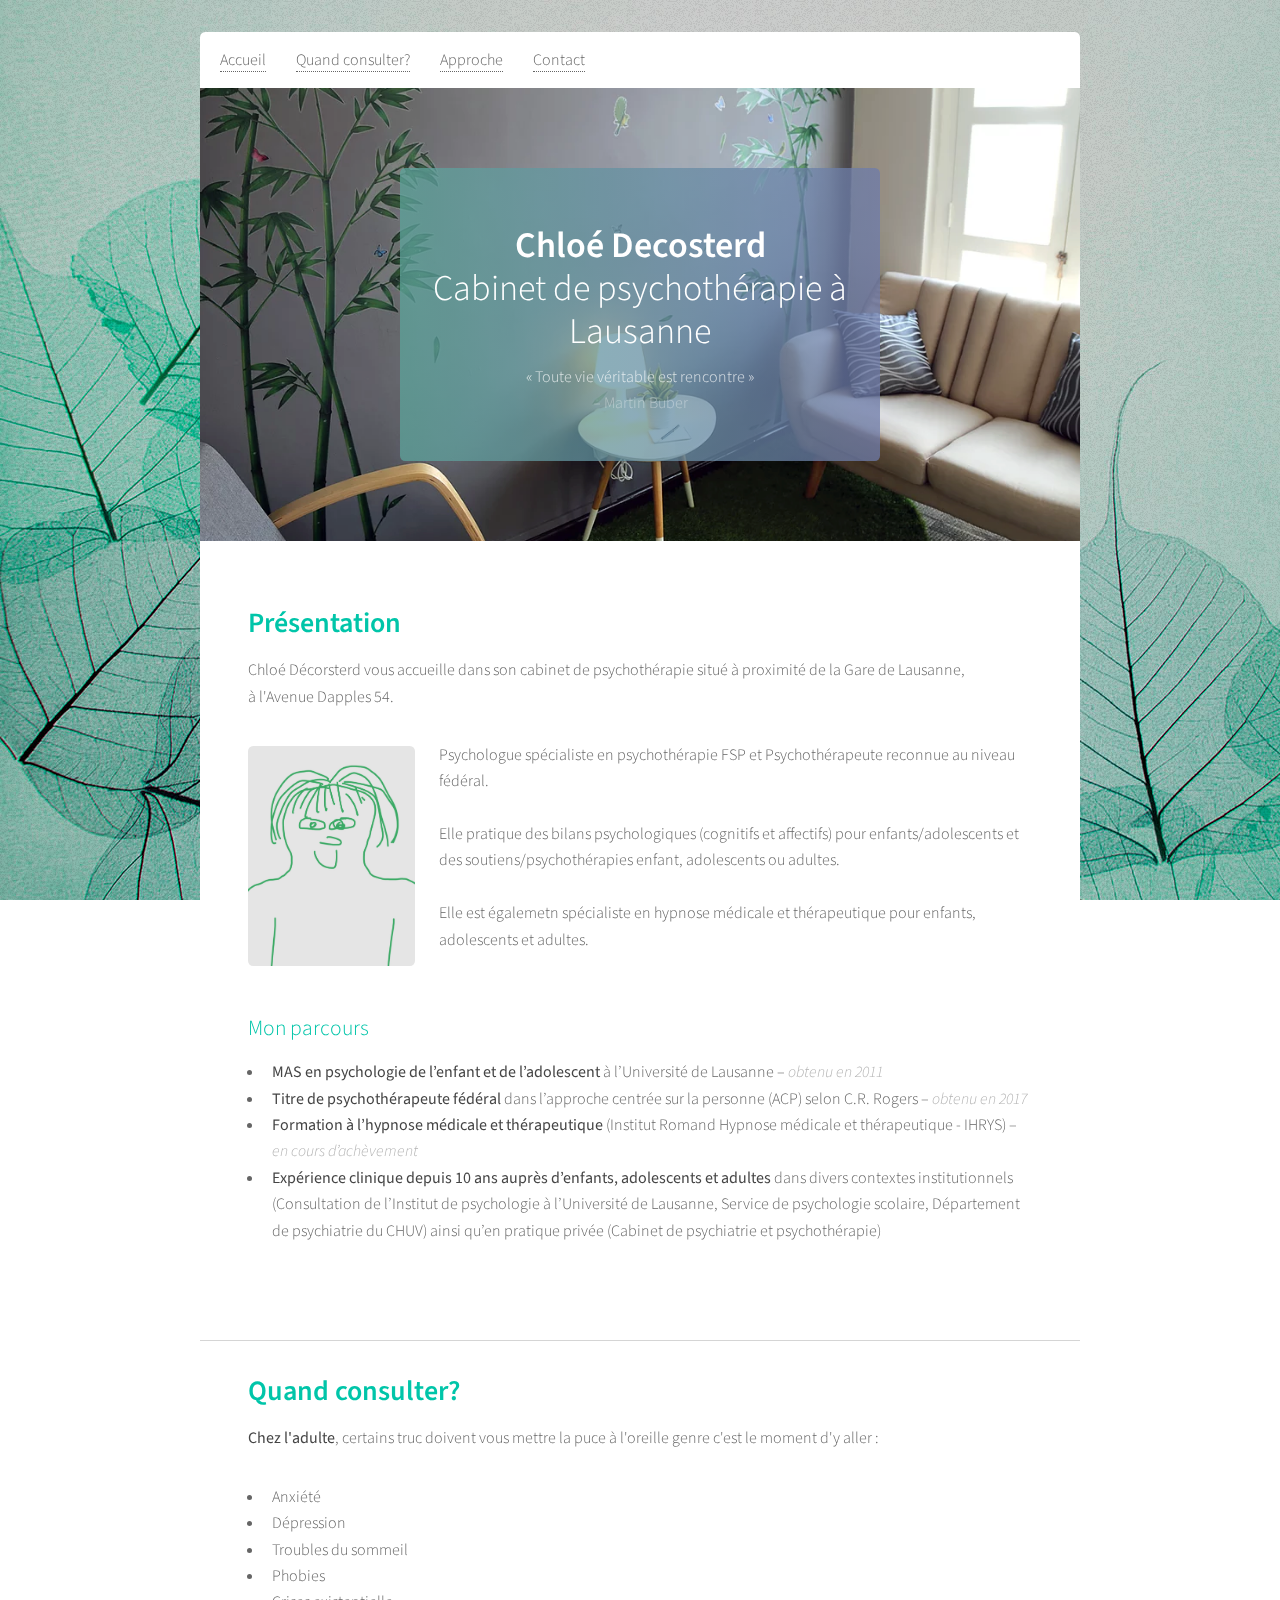
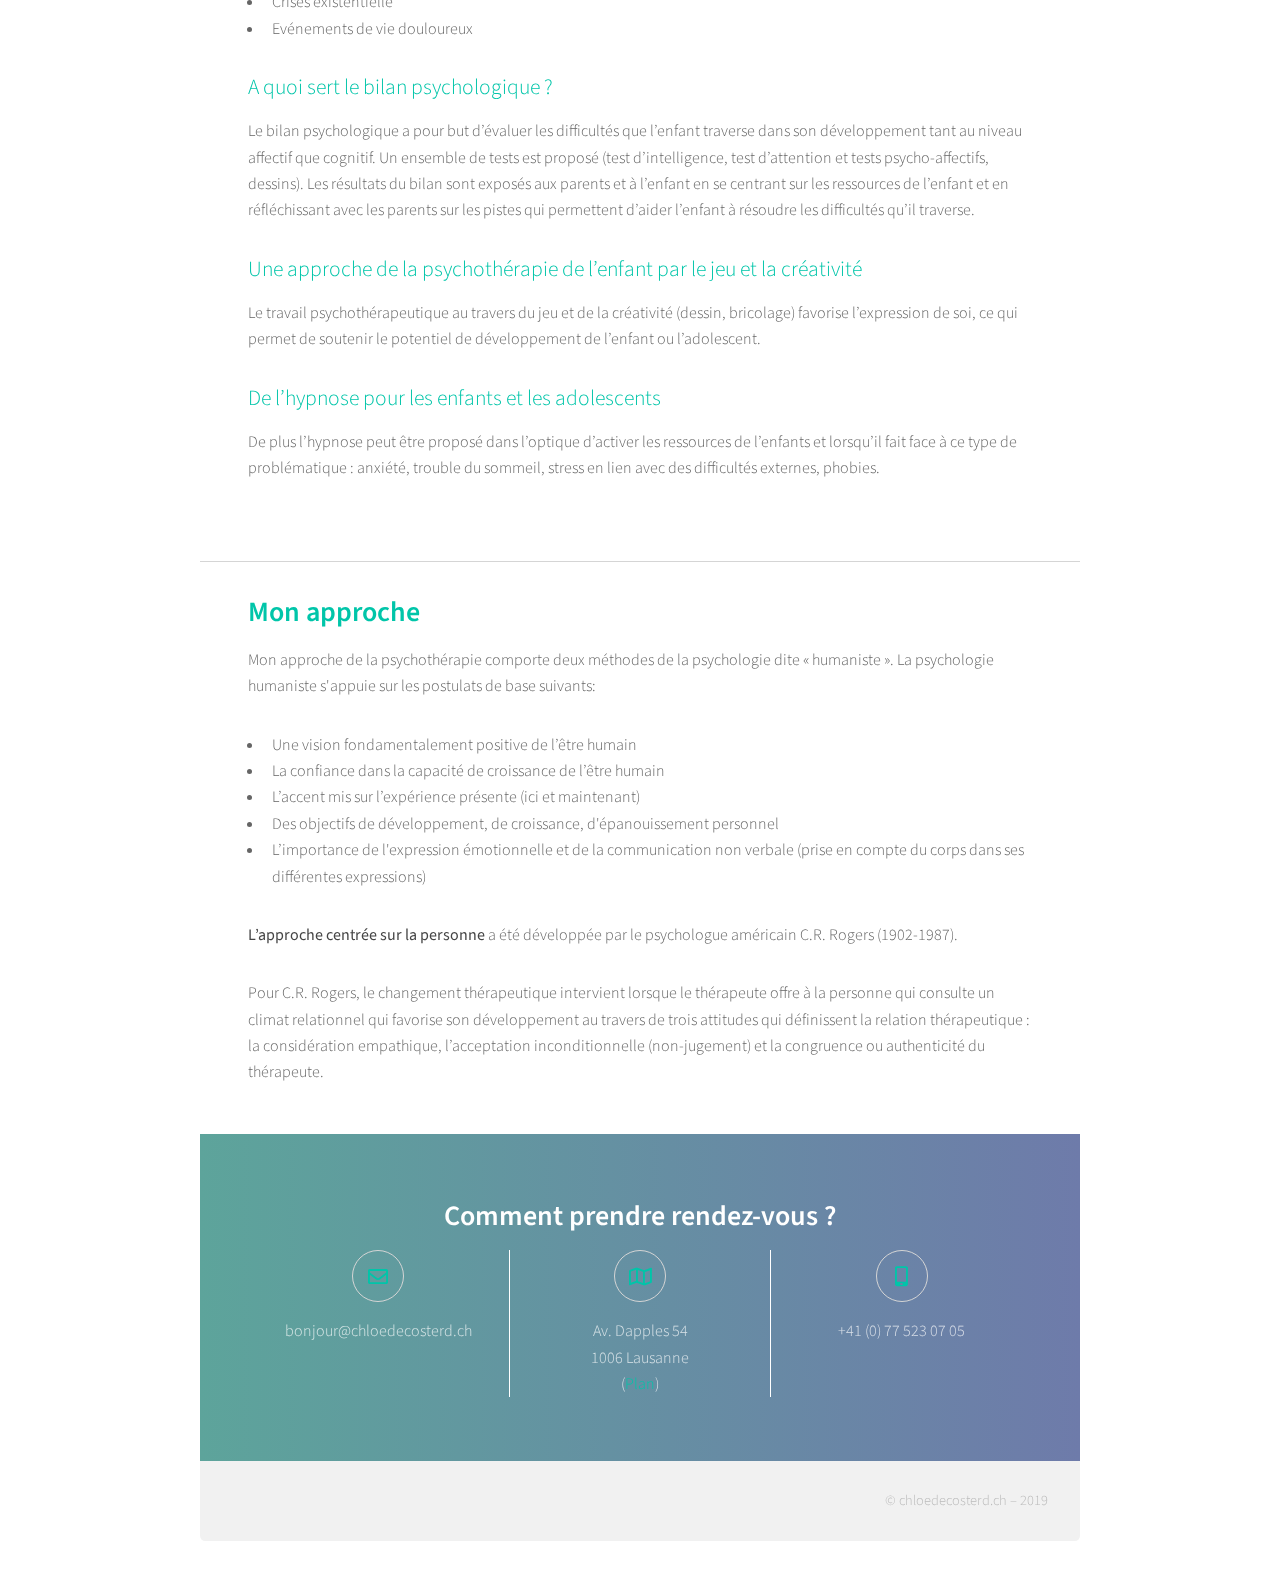
<file: index.html>
<!DOCTYPE HTML>
<!--
	Transit by Pixelarity
	pixelarity.com | hello@pixelarity.com
	License: pixelarity.com/license
-->
<html>
	<head>
		<title>Untitled</title>
		<meta charset="utf-8" />
		<meta name="viewport" content="width=device-width, initial-scale=1, user-scalable=no" />
		<link rel="stylesheet" href="assets/css/main.css" />
		<link rel="stylesheet" href="assets/css/cabinet.css" />
	</head>
	<body class="is-preload">

		<!-- Wrapper -->
			<div id="wrapper">

				<!-- Header -->
					<header id="header">
						<ul>
							<li><a href="#" class="link-accueil">Accueil</a></li>
							<li><a href="#" class="link-quand">Quand consulter?</a></li>
							<li><a href="#" class="link-approche">Approche</a></li>
							<li><a href="#" class="link-contact">Contact</a></li>
						</ul>
						<!-- <nav>
							<a href="#menu">Menu</a>
						</nav> -->
					</header>

				<!-- Nav -->
					<nav id="menu">
						<ul class="links">
							<li><a href="index.html">Home</a></li>
							<li><a href="generic.html">Generic</a></li>
							<li><a href="elements.html">Elements</a></li>
						</ul>
						<ul class="actions stacked">
							<li><a href="#" class="button primary fit">Sign Up</a></li>
							<li><a href="#" class="button fit">Log In</a></li>
						</ul>
					</nav>

				<!-- Banner -->
					<section id="banner">
						<div class="image filtered" data-position="center">
							<img src="images/pic01.jpg" alt="" />
						</div>
						<div class="content">
							<h1><span style="font-weight:600;">Chloé Decosterd</span><br>Cabinet de psychothérapie à Lausanne</h1>
							<p>« Toute vie véritable est rencontre »<br><span style="opacity: .5;">– Martin Buber</span></p>
							<!-- <ul class="actions special">
								<li><a href="#first" class="button wide scrolly">Get Started</a></li>
							</ul> -->
						</div>
					</section>

					<!-- Section -->
					<section id="first" class="main special" >
						<h2 style="text-align: left;">Présentation</h2>
						<p style="text-align: left;">Chloé Décorsterd vous accueille dans son cabinet de psychothérapie situé à proximité de la Gare de Lausanne,<br>à l'Avenue Dapples 54.</p>

						<!-- Note: If you have an odd number of icons, change the class below to "features odd" -->
						<p style="text-align: left; overflow:auto; padding-bottom: 5px;" ><span class="image left"><img src="images/portrait.jpg" alt="" class="portrait"></span>Psychologue spécialiste en psychothérapie FSP et Psychothérapeute reconnue au niveau fédéral.<br><br>Elle pratique des bilans psychologiques (cognitifs et affectifs) pour enfants/adolescents et des soutiens/psychothérapies enfant, adolescents ou adultes.
				<br><br>Elle est égalemetn spécialiste en hypnose médicale et thérapeutique pour enfants, adolescents et adultes.</p>

						<h3 style="text-align: left;">Mon parcours</h3>

						<ul style="text-align: left;">
							<li>
								<b>MAS en psychologie de l’enfant et de l’adolescent</b> à l’Université de Lausanne – <i style="opacity: .5">obtenu en 2011</i>
							</li>
							<li>
								<b>Titre de psychothérapeute fédéral</b> dans l’approche centrée sur la personne (ACP) selon C.R. Rogers – <i style="opacity: .5">obtenu en 2017</i>
							</li>
							<li>
								<b>Formation à l’hypnose médicale et thérapeutique</b> (Institut Romand Hypnose médicale et thérapeutique - IHRYS) – <i style="opacity: .5">en cours d’achèvement</i>
							</li>
							<li>
								<b>Expérience clinique depuis 10 ans auprès d’enfants, adolescents et adultes</b> dans divers contextes institutionnels (Consultation de l’Institut de psychologie à l’Université de Lausanne, Service de psychologie scolaire, Département de psychiatrie du CHUV) ainsi qu’en pratique privée (Cabinet de psychiatrie et psychothérapie)
							</li>
							
						</ul>
					</section>

					<hr>

					<section id="second" class="main special" >
						<h2 style="text-align: left;">Quand consulter?</h2>
						<p style="text-align: left;"><b>Chez l'adulte</b>, certains truc doivent vous mettre la puce à l'oreille genre c'est le moment d'y aller :</p>

						<ul style="text-align: left;">
							<li>Anxiété</li>
							<li>Dépression</li>
							<li>Troubles du sommeil</li>
							<li>Phobies</li>
							<li>Crises existentielle</li>
							<li>Evénements de vie douloureux</li>
						</ul>

						<h3 style="text-align: left">A quoi sert le bilan psychologique ?</h3>
						<p style="text-align: left">Le bilan psychologique a pour but d’évaluer les difficultés que l’enfant traverse dans son développement tant au niveau affectif que cognitif. Un ensemble de tests est proposé (test d’intelligence, test d’attention et tests psycho-affectifs, dessins). Les résultats du bilan sont exposés aux parents et à l’enfant en se centrant sur les ressources de l’enfant et en réfléchissant avec les parents sur les pistes qui permettent d’aider l’enfant à résoudre les difficultés qu’il traverse.</p>

						<h3 style="text-align: left">Une approche de la psychothérapie de l’enfant par le jeu et la créativité</h3>
						<p style="text-align: left">Le travail psychothérapeutique au travers du jeu et de la créativité (dessin, bricolage) favorise l’expression de soi, ce qui permet de soutenir le potentiel de développement de l’enfant ou l’adolescent.</p>

						<h3 style="text-align: left">De l’hypnose pour les enfants et les adolescents</h3>
						<p style="text-align: left">De plus l’hypnose peut être proposé dans l’optique d’activer les ressources de l’enfants et lorsqu’il fait face à ce type de problématique : anxiété, trouble du sommeil, stress en lien avec des difficultés externes, phobies.</p>

						
					</section>

					<hr>

					<section id="three" class="main special" >
						<h2 style="text-align: left;">Mon approche</h2>
						<p style="text-align: left;">Mon approche de la psychothérapie comporte deux méthodes de la psychologie dite « humaniste ». La psychologie humaniste s'appuie sur les postulats de base suivants:</p>

						<ul style="text-align: left;">
							<li>Une vision fondamentalement positive de l’être humain</li>
							<li>La confiance dans la capacité de croissance de l’être humain</li>
							<li>L’accent mis sur l’expérience présente (ici et maintenant)</li>
							<li>Des objectifs de développement, de croissance, d'épanouissement personnel</li>
							<li>L’importance de l'expression émotionnelle et de la communication non verbale (prise en compte du corps dans ses différentes expressions)</li>
						</ul>

						<p style="text-align: left"><b>L’approche centrée sur la personne</b> a été développée par le psychologue américain C.R. Rogers (1902-1987).</p>

						<p style="text-align: left">Pour C.R. Rogers, le changement thérapeutique intervient lorsque le thérapeute offre à la personne qui consulte un climat relationnel qui favorise son développement au travers de trois attitudes qui définissent la relation  thérapeutique : la considération empathique, l’acceptation inconditionnelle (non-jugement) et la congruence ou authenticité du thérapeute.</p>

						

						
					</section>


				<!-- Section -->
					<section id="four" class="main special invert accent3">
						<h2>Comment prendre rendez-vous ?</h2>
						<!-- <p>Lorem ipsum dolor sit amet nullam consequat, feugiat nisl tempus.</p> -->
						<ul class="contact-icons">
							<li>
								<span class="icon major alt fa-envelope"></span>
								<p><a href="bonjour@chloedecosterd.ch">bonjour@chloedecosterd.ch</a></p>
							</li>
							<li>
								<span class="icon major alt fa-map"></span>
								<p>Av. Dapples 54<br />
								1006 Lausanne <br>(<a href="https://www.google.com/maps/place/Avenue+%C3%89douard+Dapples+54,+1006+Lausanne/@46.5172306,6.6260099,17z/data=!4m5!3m4!1s0x478c2fd30c6093ff:0x5943d0bb54821c1b!8m2!3d46.5155002!4d6.6247533" target="_blank" style="color:#00c5a9">Plan</a>)</p>
							</li>
							<li>
								<span class="icon solid major alt fa-mobile-alt"></span>
								<p><a href="#">+41 (0) 77 523 07 05</a></p>
							</li>
						</ul>
					</section>

				<!-- Footer -->
					<footer id="footer">
						<p class="copyright">&copy; chloedecosterd.ch – 2019</p>
						<!-- <ul class="icons">
							<li><a href="#" class="icon brands fa-twitter"><span class="label">Twitter</span></a></li>
							<li><a href="#" class="icon brands fa-facebook"><span class="label">Facebook</span></a></li>
							<li><a href="#" class="icon brands fa-instagram"><span class="label">Instagram</span></a></li>
							<li><a href="#" class="icon brands fa-linkedin"><span class="label">LinkedIn</span></a></li>
							<li><a href="#" class="icon brands fa-github"><span class="label">GitHub</span></a></li>
						</ul> -->
					</footer>

			</div>

		<!-- Scripts -->
			<script src="assets/js/jquery.min.js"></script>
			<!-- <script src="assets/js/jquery.scrolly.min.js"></script> -->
			<script src="assets/js/browser.min.js"></script>
			<script src="assets/js/breakpoints.min.js"></script>
			<script src="assets/js/util.js"></script>
			<script src="assets/js/main.js"></script>

			

	</body>
</html>
</file>
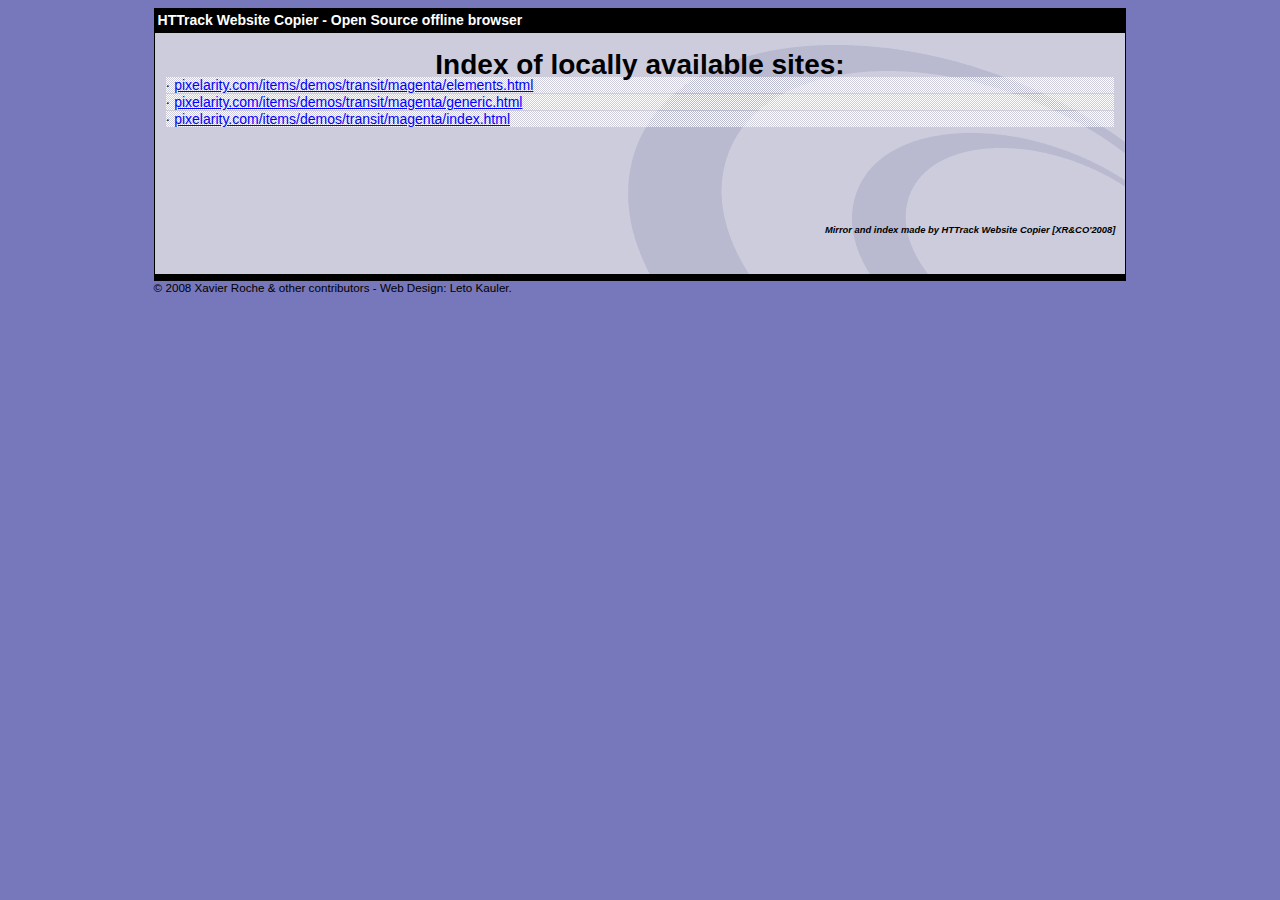
<file: elements/index.html>
<html xmlns="http://www.w3.org/1999/xhtml" lang="en">

<head>
	<meta http-equiv="Content-Type" content="text/html; charset=utf-8" />
	<meta name="description" content="HTTrack is an easy-to-use website mirror utility. It allows you to download a World Wide website from the Internet to a local directory,building recursively all structures, getting html, images, and other files from the server to your computer. Links are rebuiltrelatively so that you can freely browse to the local site (works with any browser). You can mirror several sites together so that you can jump from one toanother. You can, also, update an existing mirror site, or resume an interrupted download. The robot is fully configurable, with an integrated help" />
	<meta name="keywords" content="httrack, HTTRACK, HTTrack, winhttrack, WINHTTRACK, WinHTTrack, offline browser, web mirror utility, aspirateur web, surf offline, web capture, www mirror utility, browse offline, local  site builder, website mirroring, aspirateur www, internet grabber, capture de site web, internet tool, hors connexion, unix, dos, windows 95, windows 98, solaris, ibm580, AIX 4.0, HTS, HTGet, web aspirator, web aspirateur, libre, GPL, GNU, free software" />
	<title>Local index - HTTrack Website Copier</title>
  <!-- Mirror and index made by HTTrack Website Copier/3.49-2 [XR&CO'2014] -->
	<style type="text/css">
	<!--

body {
	margin: 0;  padding: 0;  margin-bottom: 15px;  margin-top: 8px;
	background: #77b;
}
body, td {
	font: 14px "Trebuchet MS", Verdana, Arial, Helvetica, sans-serif;
	}

#subTitle {
	background: #000;  color: #fff;  padding: 4px;  font-weight: bold; 
	}

#siteNavigation a, #siteNavigation .current {
	font-weight: bold;  color: #448;
	}
#siteNavigation a:link    { text-decoration: none; }
#siteNavigation a:visited { text-decoration: none; }

#siteNavigation .current { background-color: #ccd; }

#siteNavigation a:hover   { text-decoration: none;  background-color: #fff;  color: #000; }
#siteNavigation a:active  { text-decoration: none;  background-color: #ccc; }


a:link    { text-decoration: underline;  color: #00f; }
a:visited { text-decoration: underline;  color: #000; }
a:hover   { text-decoration: underline;  color: #c00; }
a:active  { text-decoration: underline; }

#pageContent {
	clear: both;
	border-bottom: 6px solid #000;
	padding: 10px;  padding-top: 20px;
	line-height: 1.65em;
	background-image: url(backblue.gif);
	background-repeat: no-repeat;
	background-position: top right;
	}

#pageContent, #siteNavigation {
	background-color: #ccd;
	}


.imgLeft  { float: left;   margin-right: 10px;  margin-bottom: 10px; }
.imgRight { float: right;  margin-left: 10px;   margin-bottom: 10px; }

hr { height: 1px;  color: #000;  background-color: #000;  margin-bottom: 15px; }

h1 { margin: 0;  font-weight: bold;  font-size: 2em; }
h2 { margin: 0;  font-weight: bold;  font-size: 1.6em; }
h3 { margin: 0;  font-weight: bold;  font-size: 1.3em; }
h4 { margin: 0;  font-weight: bold;  font-size: 1.18em; }

.blak { background-color: #000; }
.hide { display: none; }
.tableWidth { min-width: 400px; }

.tblRegular       { border-collapse: collapse; }
.tblRegular td    { padding: 6px;  background-image: url(fade.gif);  border: 2px solid #99c; }
.tblHeaderColor, .tblHeaderColor td { background: #99c; }
.tblNoBorder td   { border: 0; }


// -->
</style>

</head>

<table width="76%" border="0" align="center" cellspacing="0" cellpadding="3" class="tableWidth">
	<tr>
	<td id="subTitle">HTTrack Website Copier - Open Source offline browser</td>
	</tr>
</table>
<table width="76%" border="0" align="center" cellspacing="0" cellpadding="0" class="tableWidth">
<tr class="blak">
<td>
	<table width="100%" border="0" align="center" cellspacing="1" cellpadding="0">
	<tr>
	<td colspan="6"> 
		<table width="100%" border="0" align="center" cellspacing="0" cellpadding="10">
		<tr> 
		<td id="pageContent"> 
<!-- ==================== End prologue ==================== -->

	<meta name="generator" content="HTTrack Website Copier/3.x">
	<TITLE>Local index - HTTrack</TITLE>
</HEAD>
<BODY>
<H1 ALIGN=Center>Index of locally available sites:</H1>
	<TABLE BORDER="0" WIDTH="100%" CELLSPACING="1" CELLPADDING="0">
		<TR>
			<TD BACKGROUND="fade.gif">
				&middot;
					<A HREF="pixelarity.com/items/demos/transit/magenta/elements.html">
						pixelarity.com/items/demos/transit/magenta/elements.html
					</A>		
			</TD>
		</TR>
		<TR>
			<TD BACKGROUND="fade.gif">
				&middot;
					<A HREF="pixelarity.com/items/demos/transit/magenta/generic.html">
						pixelarity.com/items/demos/transit/magenta/generic.html
					</A>		
			</TD>
		</TR>
		<TR>
			<TD BACKGROUND="fade.gif">
				&middot;
					<A HREF="pixelarity.com/items/demos/transit/magenta/index.html">
						pixelarity.com/items/demos/transit/magenta/index.html
					</A>		
			</TD>
		</TR>
	</TABLE>
	<BR>
	<BR>
	<BR>
  	<H6 ALIGN="RIGHT">
	<I>Mirror and index made by HTTrack Website Copier [XR&amp;CO'2008]</I>
	</H6>
	<!-- Mirror and index made by HTTrack Website Copier/3.49-2 [XR&CO'2014] -->
	<!-- Thanks for using HTTrack Website Copier! -->
	

<!-- ==================== Start epilogue ==================== -->
		</td>
		</tr>
		</table>
	</td>
	</tr>
	</table>
</td>
</tr>
</table>

<table width="76%" border="0" align="center" valign="bottom" cellspacing="0" cellpadding="0">
	<tr>
	<td id="footer"><small>&copy; 2008 Xavier Roche & other contributors - Web Design: Leto Kauler.</small></td>
	</tr>
</table>

</body>

</html>
</file>
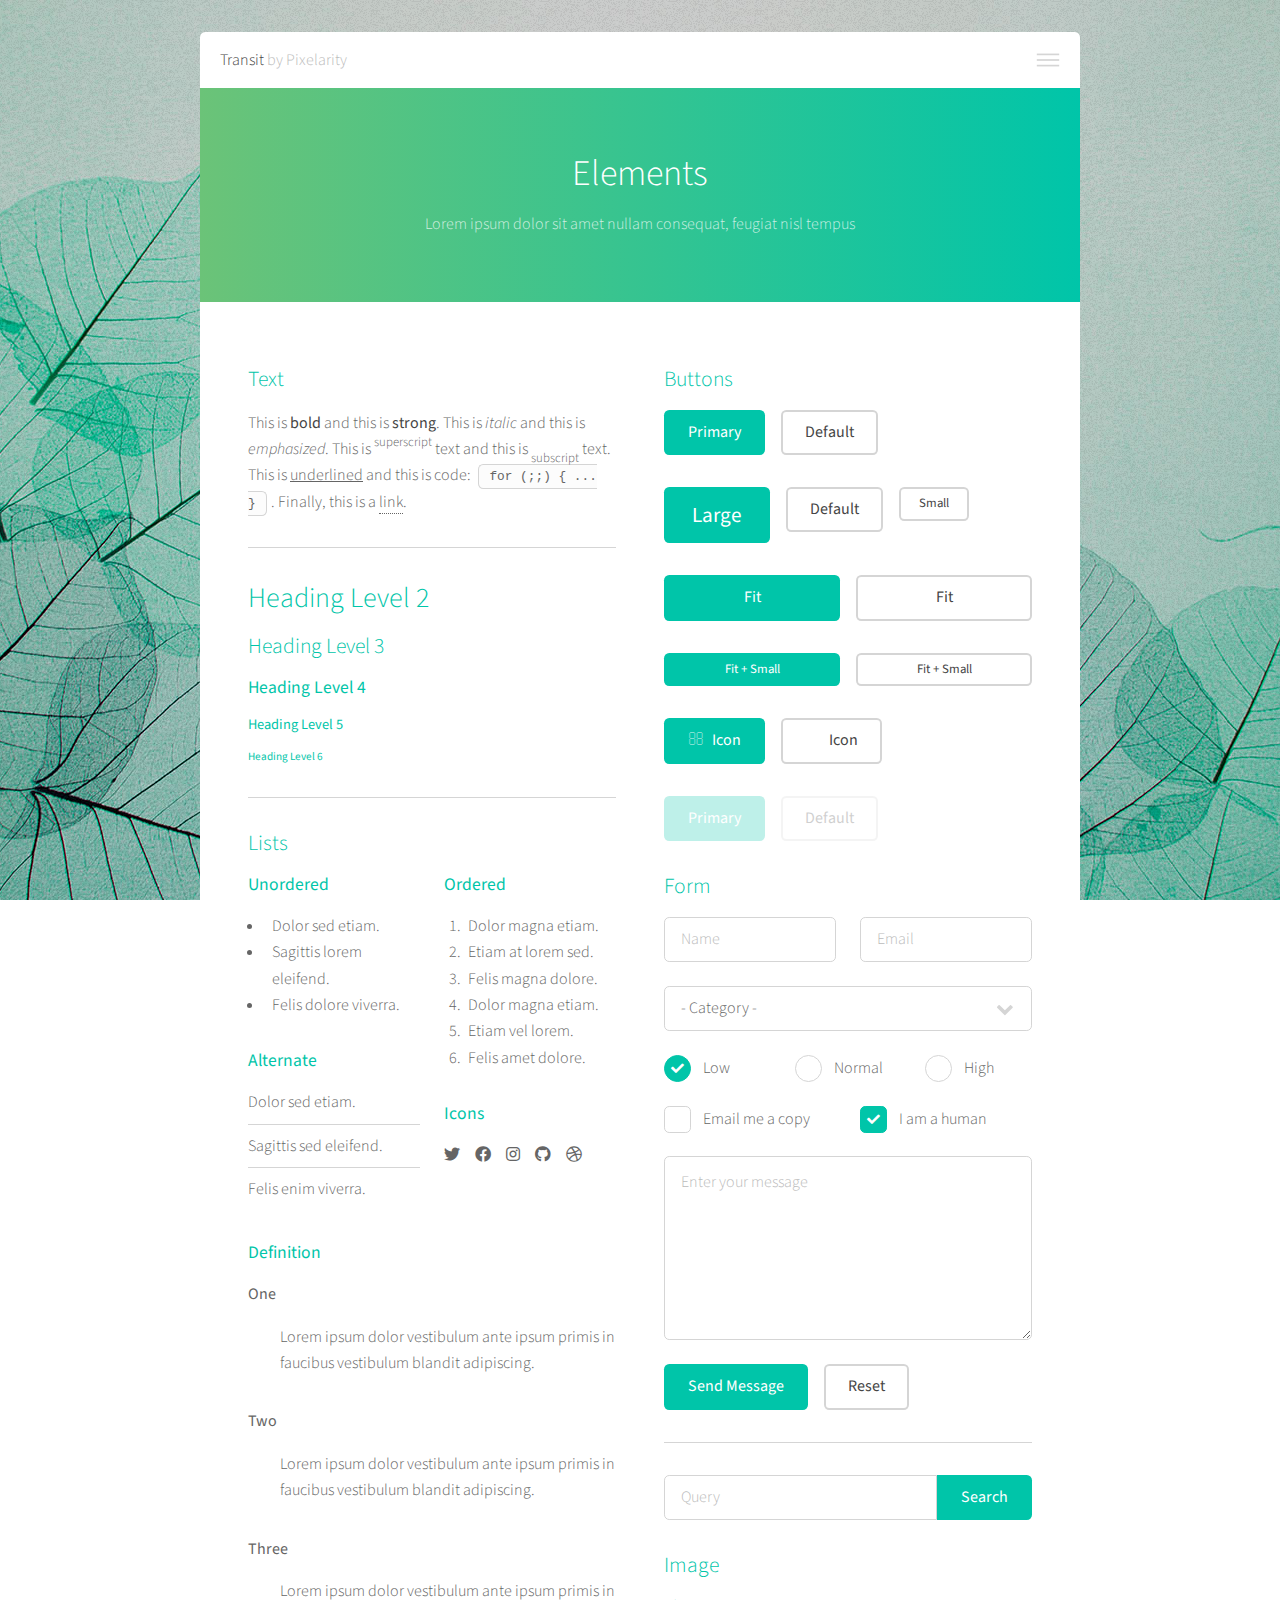
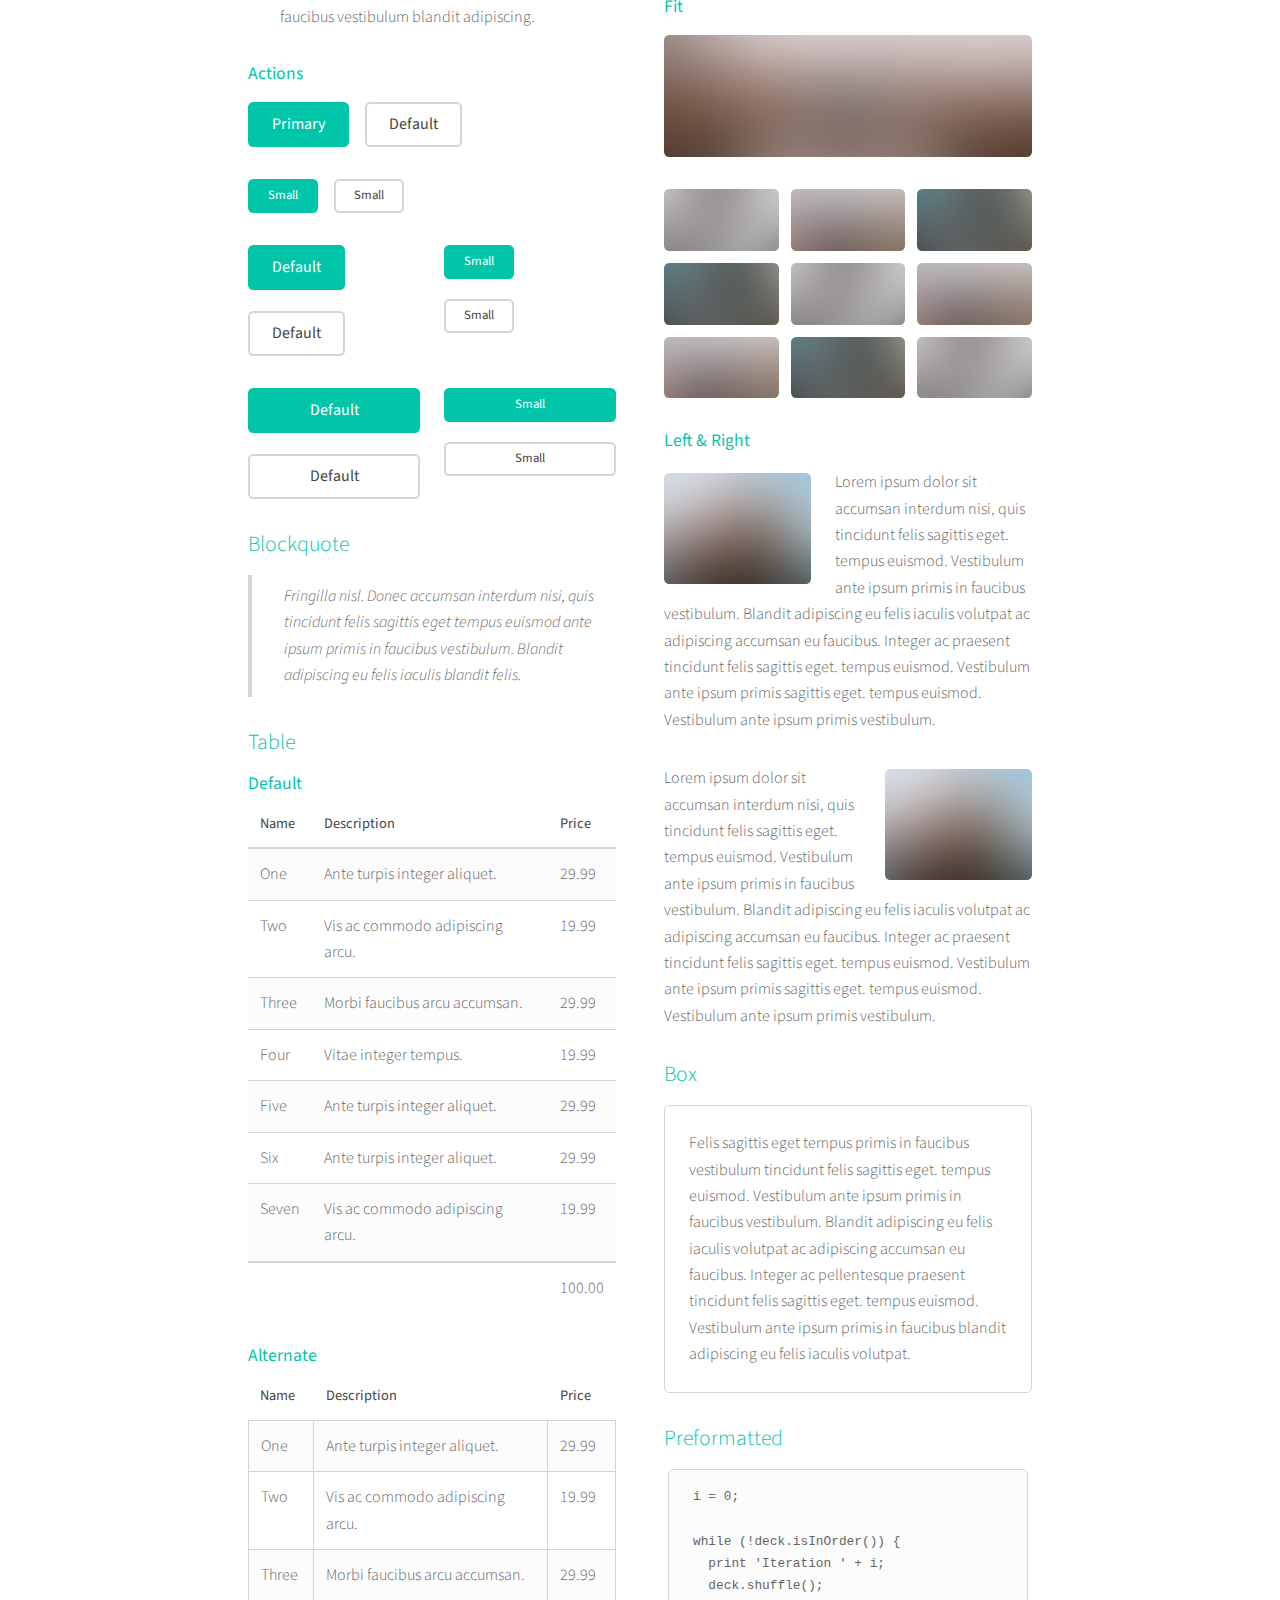
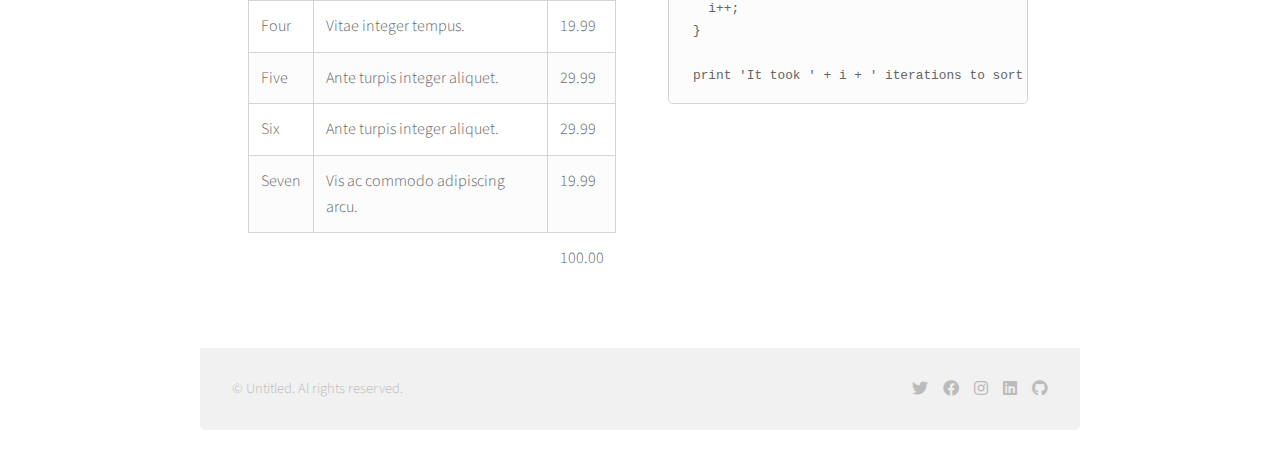
<file: elements.html>
<!DOCTYPE HTML>
<!--
	Transit by Pixelarity
	pixelarity.com | hello@pixelarity.com
	License: pixelarity.com/license
-->
<html>
	<head>
		<title>Untitled</title>
		<meta charset="utf-8" />
		<meta name="viewport" content="width=device-width, initial-scale=1, user-scalable=no" />
		<link rel="stylesheet" href="assets/css/main.css" />
	</head>
	<body class="is-preload">

		<!-- Wrapper -->
			<div id="wrapper">

				<!-- Header -->
					<header id="header">
						<a href="index.html" class="logo"><strong>Transit</strong> by Pixelarity</a>
						<nav>
							<a href="#menu">Menu</a>
						</nav>
					</header>

				<!-- Nav -->
					<nav id="menu">
						<ul class="links">
							<li><a href="index.html">Home</a></li>
							<li><a href="generic.html">Generic</a></li>
							<li><a href="elements.html">Elements</a></li>
						</ul>
						<ul class="actions stacked">
							<li><a href="#" class="button primary fit">Sign Up</a></li>
							<li><a href="#" class="button fit">Log In</a></li>
						</ul>
					</nav>

				<!-- Section -->
					<section class="main">
						<header class="invert accent2">
							<h1>Elements</h1>
							<p>Lorem ipsum dolor sit amet nullam consequat, feugiat nisl tempus</p>
						</header>

						<div class="row gtr-200">
							<div class="col-6 col-12-medium">

								<!-- Text stuff -->
									<h3>Text</h3>
									<p>This is <b>bold</b> and this is <strong>strong</strong>. This is <i>italic</i> and this is <em>emphasized</em>.
									This is <sup>superscript</sup> text and this is <sub>subscript</sub> text.
									This is <u>underlined</u> and this is code: <code>for (;;) { ... }</code>.
									Finally, this is a <a href="#">link</a>.</p>
									<hr />
									<h2>Heading Level 2</h2>
									<h3>Heading Level 3</h3>
									<h4>Heading Level 4</h4>
									<h5>Heading Level 5</h5>
									<h6>Heading Level 6</h6>
									<hr />

								<!-- Lists -->
									<h3>Lists</h3>
									<div class="row">
										<div class="col-6 col-12-small">

											<h4>Unordered</h4>
											<ul>
												<li>Dolor sed etiam.</li>
												<li>Sagittis lorem eleifend.</li>
												<li>Felis dolore viverra.</li>
											</ul>

											<h4>Alternate</h4>
											<ul class="alt">
												<li>Dolor sed etiam.</li>
												<li>Sagittis sed eleifend.</li>
												<li>Felis enim viverra.</li>
											</ul>

										</div>
										<div class="col-6 col-12-small">

											<h4>Ordered</h4>
											<ol>
												<li>Dolor magna etiam.</li>
												<li>Etiam at lorem sed.</li>
												<li>Felis magna dolore.</li>
												<li>Dolor magna etiam.</li>
												<li>Etiam vel lorem.</li>
												<li>Felis amet dolore.</li>
											</ol>

											<h4>Icons</h4>
											<ul class="icons">
												<li><a href="#" class="icon brands fa-twitter"><span class="label">Twitter</span></a></li>
												<li><a href="#" class="icon brands fa-facebook"><span class="label">Facebook</span></a></li>
												<li><a href="#" class="icon brands fa-instagram"><span class="label">Instagram</span></a></li>
												<li><a href="#" class="icon brands fa-github"><span class="label">Github</span></a></li>
												<li><a href="#" class="icon brands fa-dribbble"><span class="label">Dribbble</span></a></li>
											</ul>

										</div>
									</div>
									<h4>Definition</h4>
									<dl>
										<dt>One</dt>
										<dd>
											<p>Lorem ipsum dolor vestibulum ante ipsum primis in faucibus vestibulum blandit adipiscing.</p>
										</dd>
										<dt>Two</dt>
										<dd>
											<p>Lorem ipsum dolor vestibulum ante ipsum primis in faucibus vestibulum blandit adipiscing.</p>
										</dd>
										<dt>Three</dt>
										<dd>
											<p>Lorem ipsum dolor vestibulum ante ipsum primis in faucibus vestibulum blandit adipiscing.</p>
										</dd>
									</dl>

									<h4>Actions</h4>
									<ul class="actions">
										<li><a href="#" class="button primary">Primary</a></li>
										<li><a href="#" class="button">Default</a></li>
									</ul>
									<ul class="actions small">
										<li><a href="#" class="button primary small">Small</a></li>
										<li><a href="#" class="button small">Small</a></li>
									</ul>
									<div class="row">
										<div class="col-6 col-12-small">
											<ul class="actions stacked">
												<li><a href="#" class="button primary">Default</a></li>
												<li><a href="#" class="button">Default</a></li>
											</ul>
										</div>
										<div class="col-6 col-12-small">
											<ul class="actions stacked">
												<li><a href="#" class="button primary small">Small</a></li>
												<li><a href="#" class="button small">Small</a></li>
											</ul>
										</div>
									</div>
									<div class="row">
										<div class="col-6 col-12-small">
											<ul class="actions stacked">
												<li><a href="#" class="button primary fit">Default</a></li>
												<li><a href="#" class="button fit">Default</a></li>
											</ul>
										</div>
										<div class="col-6 col-12-small">
											<ul class="actions stacked">
												<li><a href="#" class="button primary small fit">Small</a></li>
												<li><a href="#" class="button small fit">Small</a></li>
											</ul>
										</div>
									</div>

								<!-- Blockquote -->
									<h3>Blockquote</h3>
									<blockquote>Fringilla nisl. Donec accumsan interdum nisi, quis tincidunt felis sagittis eget tempus euismod ante ipsum primis in faucibus vestibulum. Blandit adipiscing eu felis iaculis blandit felis.</blockquote>

								<!-- Table -->
									<h3>Table</h3>

									<h4>Default</h4>
									<div class="table-wrapper">
										<table>
											<thead>
												<tr>
													<th>Name</th>
													<th>Description</th>
													<th>Price</th>
												</tr>
											</thead>
											<tbody>
												<tr>
													<td>One</td>
													<td>Ante turpis integer aliquet.</td>
													<td>29.99</td>
												</tr>
												<tr>
													<td>Two</td>
													<td>Vis ac commodo adipiscing arcu.</td>
													<td>19.99</td>
												</tr>
												<tr>
													<td>Three</td>
													<td> Morbi faucibus arcu accumsan.</td>
													<td>29.99</td>
												</tr>
												<tr>
													<td>Four</td>
													<td>Vitae integer tempus.</td>
													<td>19.99</td>
												</tr>
												<tr>
													<td>Five</td>
													<td>Ante turpis integer aliquet.</td>
													<td>29.99</td>
												</tr>
												<tr>
													<td>Six</td>
													<td>Ante turpis integer aliquet.</td>
													<td>29.99</td>
												</tr>
												<tr>
													<td>Seven</td>
													<td>Vis ac commodo adipiscing arcu.</td>
													<td>19.99</td>
												</tr>
											</tbody>
											<tfoot>
												<tr>
													<td colspan="2"></td>
													<td>100.00</td>
												</tr>
											</tfoot>
										</table>
									</div>

									<h4>Alternate</h4>
									<div class="table-wrapper">
										<table class="alt">
											<thead>
												<tr>
													<th>Name</th>
													<th>Description</th>
													<th>Price</th>
												</tr>
											</thead>
											<tbody>
												<tr>
													<td>One</td>
													<td>Ante turpis integer aliquet.</td>
													<td>29.99</td>
												</tr>
												<tr>
													<td>Two</td>
													<td>Vis ac commodo adipiscing arcu.</td>
													<td>19.99</td>
												</tr>
												<tr>
													<td>Three</td>
													<td> Morbi faucibus arcu accumsan.</td>
													<td>29.99</td>
												</tr>
												<tr>
													<td>Four</td>
													<td>Vitae integer tempus.</td>
													<td>19.99</td>
												</tr>
												<tr>
													<td>Five</td>
													<td>Ante turpis integer aliquet.</td>
													<td>29.99</td>
												</tr>
												<tr>
													<td>Six</td>
													<td>Ante turpis integer aliquet.</td>
													<td>29.99</td>
												</tr>
												<tr>
													<td>Seven</td>
													<td>Vis ac commodo adipiscing arcu.</td>
													<td>19.99</td>
												</tr>
											</tbody>
											<tfoot>
												<tr>
													<td colspan="2"></td>
													<td>100.00</td>
												</tr>
											</tfoot>
										</table>
									</div>

							</div>
							<div class="col-6 col-12-medium">

								<!-- Buttons -->
									<h3>Buttons</h3>
									<ul class="actions">
										<li><a href="#" class="button primary">Primary</a></li>
										<li><a href="#" class="button">Default</a></li>
									</ul>
									<ul class="actions">
										<li><a href="#" class="button primary large">Large</a></li>
										<li><a href="#" class="button">Default</a></li>
										<li><a href="#" class="button small">Small</a></li>
									</ul>
									<ul class="actions fit">
										<li><a href="#" class="button primary fit">Fit</a></li>
										<li><a href="#" class="button fit">Fit</a></li>
									</ul>
									<ul class="actions fit small">
										<li><a href="#" class="button primary fit small">Fit + Small</a></li>
										<li><a href="#" class="button fit small">Fit + Small</a></li>
									</ul>
									<ul class="actions">
										<li><a href="#" class="button primary icon fa-search">Icon</a></li>
										<li><a href="#" class="button icon fa-download">Icon</a></li>
									</ul>
									<ul class="actions">
										<li><span class="button primary disabled">Primary</span></li>
										<li><span class="button disabled">Default</span></li>
									</ul>

								<!-- Form -->
									<h3>Form</h3>

									<form method="post" action="#">
										<div class="row gtr-uniform">
											<div class="col-6 col-12-xsmall">
												<input type="text" name="demo-name" id="demo-name" value="" placeholder="Name" />
											</div>
											<div class="col-6 col-12-xsmall">
												<input type="email" name="demo-email" id="demo-email" value="" placeholder="Email" />
											</div>
											<!-- Break -->
											<div class="col-12">
												<select name="demo-category" id="demo-category">
													<option value="">- Category -</option>
													<option value="1">Manufacturing</option>
													<option value="1">Shipping</option>
													<option value="1">Administration</option>
													<option value="1">Human Resources</option>
												</select>
											</div>
											<!-- Break -->
											<div class="col-4 col-12-small">
												<input type="radio" id="demo-priority-low" name="demo-priority" checked>
												<label for="demo-priority-low">Low</label>
											</div>
											<div class="col-4 col-12-small">
												<input type="radio" id="demo-priority-normal" name="demo-priority">
												<label for="demo-priority-normal">Normal</label>
											</div>
											<div class="col-4 col-12-small">
												<input type="radio" id="demo-priority-high" name="demo-priority">
												<label for="demo-priority-high">High</label>
											</div>
											<!-- Break -->
											<div class="col-6 col-12-small">
												<input type="checkbox" id="demo-copy" name="demo-copy">
												<label for="demo-copy">Email me a copy</label>
											</div>
											<div class="col-6 col-12-small">
												<input type="checkbox" id="demo-human" name="demo-human" checked>
												<label for="demo-human">I am a human</label>
											</div>
											<!-- Break -->
											<div class="col-12">
												<textarea name="demo-message" id="demo-message" placeholder="Enter your message" rows="6"></textarea>
											</div>
											<!-- Break -->
											<div class="col-12">
												<ul class="actions">
													<li><input type="submit" value="Send Message" class="primary" /></li>
													<li><input type="reset" value="Reset" /></li>
												</ul>
											</div>
										</div>
									</form>

									<hr />

									<form method="post" action="#" class="combined">
										<input type="text" name="query" id="query" value="" placeholder="Query" />
										<input type="submit" value="Search" class="primary" />
									</form>

								<!-- Image -->
									<h3>Image</h3>

									<h4>Fit</h4>
									<span class="image fit"><img src="images/pic03.jpg" alt="" /></span>
									<div class="box alt">
										<div class="row gtr-50 gtr-uniform">
											<div class="col-4"><span class="image fit"><img src="images/slide01.jpg" alt="" /></span></div>
											<div class="col-4"><span class="image fit"><img src="images/slide02.jpg" alt="" /></span></div>
											<div class="col-4"><span class="image fit"><img src="images/slide03.jpg" alt="" /></span></div>
											<!-- Break -->
											<div class="col-4"><span class="image fit"><img src="images/slide03.jpg" alt="" /></span></div>
											<div class="col-4"><span class="image fit"><img src="images/slide01.jpg" alt="" /></span></div>
											<div class="col-4"><span class="image fit"><img src="images/slide02.jpg" alt="" /></span></div>
											<!-- Break -->
											<div class="col-4"><span class="image fit"><img src="images/slide02.jpg" alt="" /></span></div>
											<div class="col-4"><span class="image fit"><img src="images/slide03.jpg" alt="" /></span></div>
											<div class="col-4"><span class="image fit"><img src="images/slide01.jpg" alt="" /></span></div>
										</div>
									</div>

									<h4>Left &amp; Right</h4>
									<p><span class="image left"><img src="images/pic02.jpg" alt="" /></span>Lorem ipsum dolor sit accumsan interdum nisi, quis tincidunt felis sagittis eget. tempus euismod. Vestibulum ante ipsum primis in faucibus vestibulum. Blandit adipiscing eu felis iaculis volutpat ac adipiscing accumsan eu faucibus. Integer ac praesent tincidunt felis sagittis eget. tempus euismod. Vestibulum ante ipsum primis sagittis eget. tempus euismod. Vestibulum ante ipsum primis vestibulum.</p>
									<p><span class="image right"><img src="images/pic02.jpg" alt="" /></span>Lorem ipsum dolor sit accumsan interdum nisi, quis tincidunt felis sagittis eget. tempus euismod. Vestibulum ante ipsum primis in faucibus vestibulum. Blandit adipiscing eu felis iaculis volutpat ac adipiscing accumsan eu faucibus. Integer ac praesent tincidunt felis sagittis eget. tempus euismod. Vestibulum ante ipsum primis sagittis eget. tempus euismod. Vestibulum ante ipsum primis vestibulum.</p>

								<!-- Box -->
									<h3>Box</h3>
									<div class="box">
										<p>Felis sagittis eget tempus primis in faucibus vestibulum tincidunt felis sagittis eget. tempus euismod. Vestibulum ante ipsum primis in faucibus vestibulum. Blandit adipiscing eu felis iaculis volutpat ac adipiscing accumsan eu faucibus. Integer ac pellentesque praesent tincidunt felis sagittis eget. tempus euismod. Vestibulum ante ipsum primis in faucibus blandit adipiscing eu felis iaculis volutpat.</p>
									</div>

								<!-- Preformatted Code -->
									<h3>Preformatted</h3>
									<pre><code>i = 0;

while (!deck.isInOrder()) {
  print 'Iteration ' + i;
  deck.shuffle();
  i++;
}

print 'It took ' + i + ' iterations to sort the deck.';
</code></pre>

							</div>
						</div>

					</section>

				<!-- Footer -->
					<footer id="footer">
						<p class="copyright">&copy; Untitled. Al rights reserved.</p>
						<ul class="icons">
							<li><a href="#" class="icon brands fa-twitter"><span class="label">Twitter</span></a></li>
							<li><a href="#" class="icon brands fa-facebook"><span class="label">Facebook</span></a></li>
							<li><a href="#" class="icon brands fa-instagram"><span class="label">Instagram</span></a></li>
							<li><a href="#" class="icon brands fa-linkedin"><span class="label">LinkedIn</span></a></li>
							<li><a href="#" class="icon brands fa-github"><span class="label">GitHub</span></a></li>
						</ul>
					</footer>

			</div>

		<!-- Scripts -->
			<script src="assets/js/jquery.min.js"></script>
			<script src="assets/js/jquery.scrolly.min.js"></script>
			<script src="assets/js/browser.min.js"></script>
			<script src="assets/js/breakpoints.min.js"></script>
			<script src="assets/js/util.js"></script>
			<script src="assets/js/main.js"></script>

	</body>
</html>
</file>
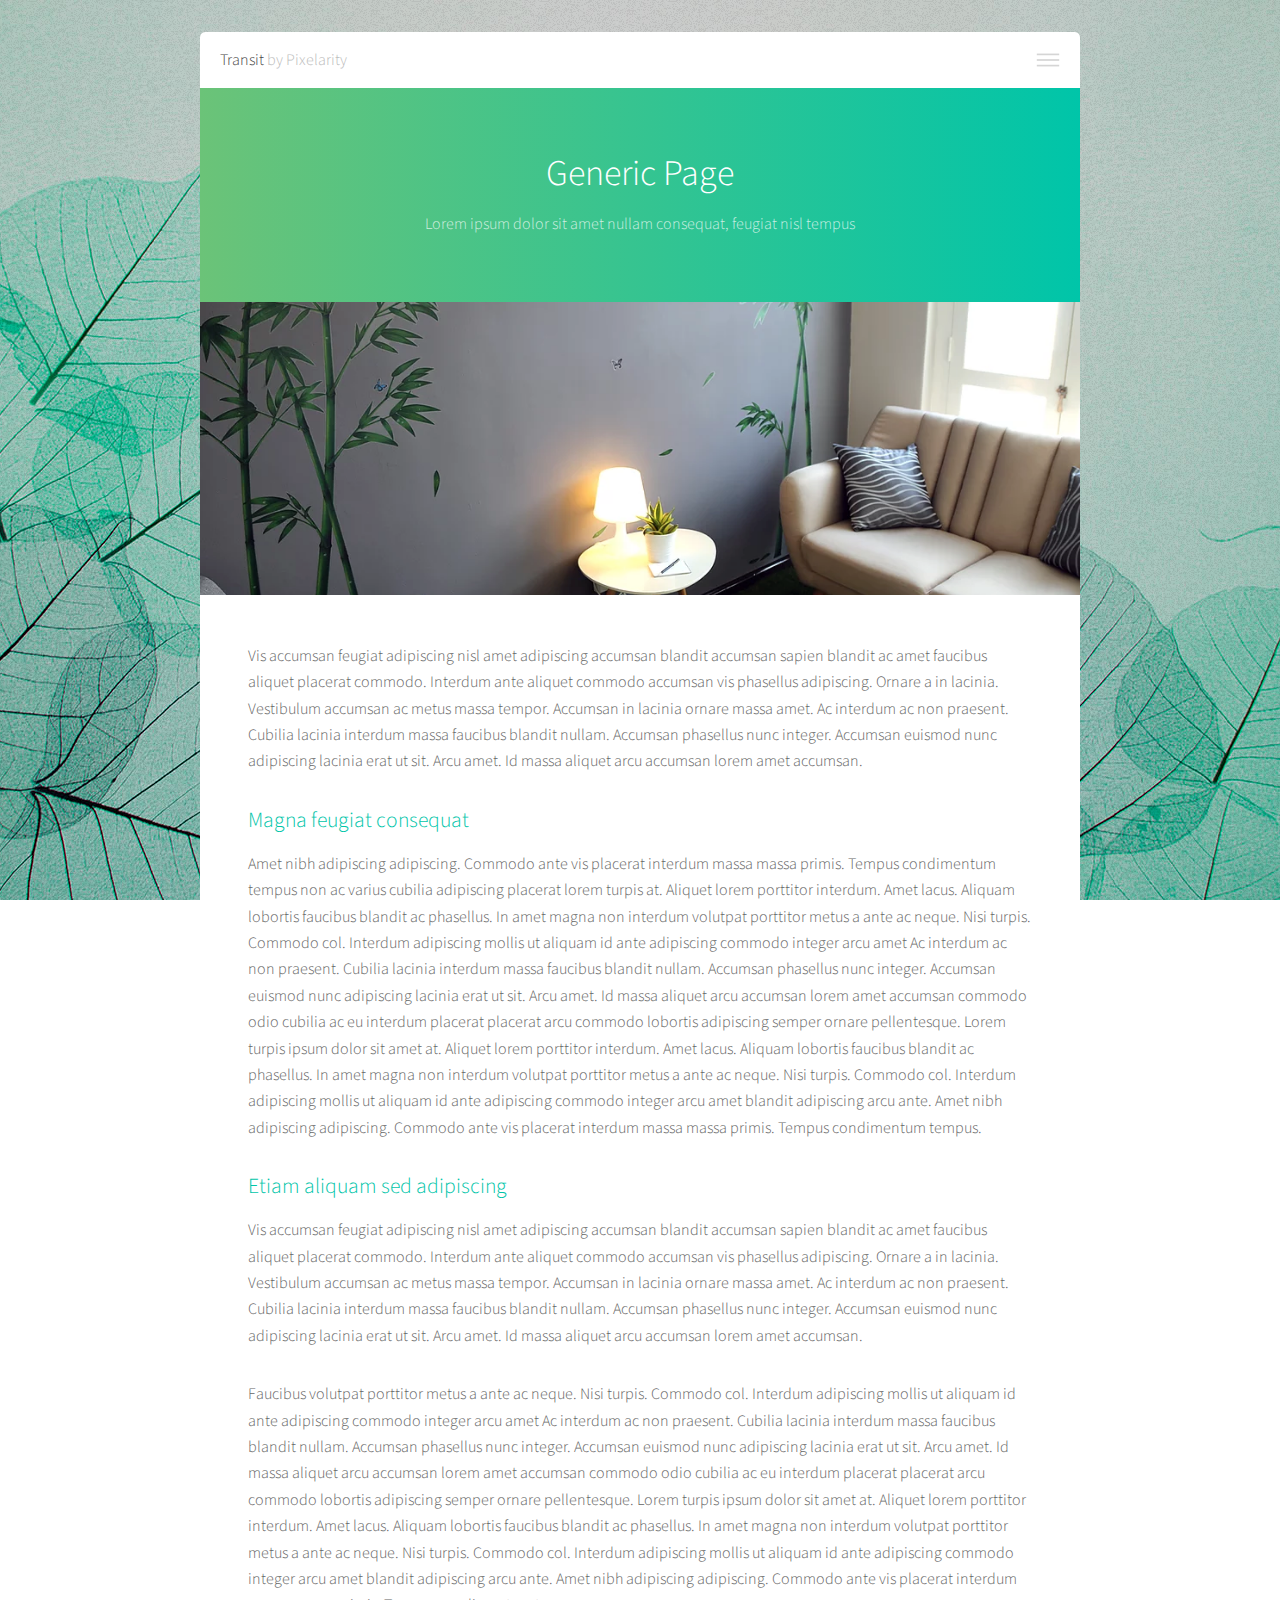
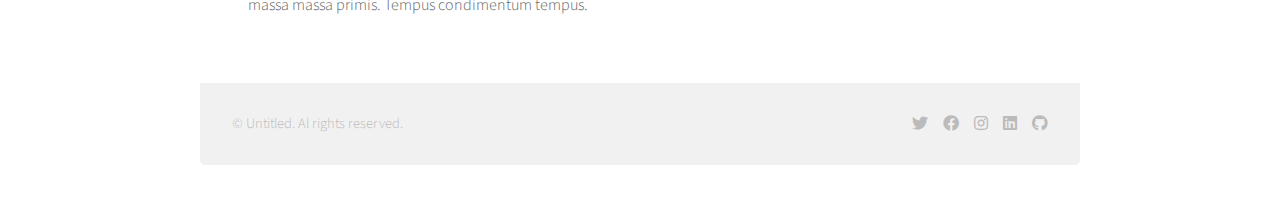
<file: generic.html>
<!DOCTYPE HTML>
<!--
	Transit by Pixelarity
	pixelarity.com | hello@pixelarity.com
	License: pixelarity.com/license
-->
<html>
	<head>
		<title>Untitled</title>
		<meta charset="utf-8" />
		<meta name="viewport" content="width=device-width, initial-scale=1, user-scalable=no" />
		<link rel="stylesheet" href="assets/css/main.css" />
	</head>
	<body class="is-preload">

		<!-- Wrapper -->
			<div id="wrapper">

				<!-- Header -->
					<header id="header">
						<a href="index.html" class="logo"><strong>Transit</strong> by Pixelarity</a>
						<nav>
							<a href="#menu">Menu</a>
						</nav>
					</header>

				<!-- Nav -->
					<nav id="menu">
						<ul class="links">
							<li><a href="index.html">Home</a></li>
							<li><a href="generic.html">Generic</a></li>
							<li><a href="elements.html">Elements</a></li>
						</ul>
						<ul class="actions stacked">
							<li><a href="#" class="button primary fit">Sign Up</a></li>
							<li><a href="#" class="button fit">Log In</a></li>
						</ul>
					</nav>

				<!-- Section -->
					<section class="main">
						<header class="invert accent2">
							<h1>Generic Page</h1>
							<p>Lorem ipsum dolor sit amet nullam consequat, feugiat nisl tempus</p>
						</header>
						<span class="image main filtered"><img src="images/pic03.jpg" alt="" /></span>
						<p>Vis accumsan feugiat adipiscing nisl amet adipiscing accumsan blandit accumsan sapien blandit ac amet faucibus aliquet placerat commodo. Interdum ante aliquet commodo accumsan vis phasellus adipiscing. Ornare a in lacinia. Vestibulum accumsan ac metus massa tempor. Accumsan in lacinia ornare massa amet. Ac interdum ac non praesent. Cubilia lacinia interdum massa faucibus blandit nullam. Accumsan phasellus nunc integer. Accumsan euismod nunc adipiscing lacinia erat ut sit. Arcu amet. Id massa aliquet arcu accumsan lorem amet accumsan.</p>
						<h3>Magna feugiat consequat</h3>
						<p>Amet nibh adipiscing adipiscing. Commodo ante vis placerat interdum massa massa primis. Tempus condimentum tempus non ac varius cubilia adipiscing placerat lorem turpis at. Aliquet lorem porttitor interdum. Amet lacus. Aliquam lobortis faucibus blandit ac phasellus. In amet magna non interdum volutpat porttitor metus a ante ac neque. Nisi turpis. Commodo col. Interdum adipiscing mollis ut aliquam id ante adipiscing commodo integer arcu amet Ac interdum ac non praesent. Cubilia lacinia interdum massa faucibus blandit nullam. Accumsan phasellus nunc integer. Accumsan euismod nunc adipiscing lacinia erat ut sit. Arcu amet. Id massa aliquet arcu accumsan lorem amet accumsan commodo odio cubilia ac eu interdum placerat placerat arcu commodo lobortis adipiscing semper ornare pellentesque. Lorem turpis ipsum dolor sit amet at. Aliquet lorem porttitor interdum. Amet lacus. Aliquam lobortis faucibus blandit ac phasellus. In amet magna non interdum volutpat porttitor metus a ante ac neque. Nisi turpis. Commodo col. Interdum adipiscing mollis ut aliquam id ante adipiscing commodo integer arcu amet blandit adipiscing arcu ante. Amet nibh adipiscing adipiscing. Commodo ante vis placerat interdum massa massa primis. Tempus condimentum tempus.</p>
						<h3>Etiam aliquam sed adipiscing</h3>
						<p>Vis accumsan feugiat adipiscing nisl amet adipiscing accumsan blandit accumsan sapien blandit ac amet faucibus aliquet placerat commodo. Interdum ante aliquet commodo accumsan vis phasellus adipiscing. Ornare a in lacinia. Vestibulum accumsan ac metus massa tempor. Accumsan in lacinia ornare massa amet. Ac interdum ac non praesent. Cubilia lacinia interdum massa faucibus blandit nullam. Accumsan phasellus nunc integer. Accumsan euismod nunc adipiscing lacinia erat ut sit. Arcu amet. Id massa aliquet arcu accumsan lorem amet accumsan.</p>
						<p>Faucibus volutpat porttitor metus a ante ac neque. Nisi turpis. Commodo col. Interdum adipiscing mollis ut aliquam id ante adipiscing commodo integer arcu amet Ac interdum ac non praesent. Cubilia lacinia interdum massa faucibus blandit nullam. Accumsan phasellus nunc integer. Accumsan euismod nunc adipiscing lacinia erat ut sit. Arcu amet. Id massa aliquet arcu accumsan lorem amet accumsan commodo odio cubilia ac eu interdum placerat placerat arcu commodo lobortis adipiscing semper ornare pellentesque. Lorem turpis ipsum dolor sit amet at. Aliquet lorem porttitor interdum. Amet lacus. Aliquam lobortis faucibus blandit ac phasellus. In amet magna non interdum volutpat porttitor metus a ante ac neque. Nisi turpis. Commodo col. Interdum adipiscing mollis ut aliquam id ante adipiscing commodo integer arcu amet blandit adipiscing arcu ante. Amet nibh adipiscing adipiscing. Commodo ante vis placerat interdum massa massa primis. Tempus condimentum tempus.</p>
					</section>

				<!-- Footer -->
					<footer id="footer">
						<p class="copyright">&copy; Untitled. Al rights reserved.</p>
						<ul class="icons">
							<li><a href="#" class="icon brands fa-twitter"><span class="label">Twitter</span></a></li>
							<li><a href="#" class="icon brands fa-facebook"><span class="label">Facebook</span></a></li>
							<li><a href="#" class="icon brands fa-instagram"><span class="label">Instagram</span></a></li>
							<li><a href="#" class="icon brands fa-linkedin"><span class="label">LinkedIn</span></a></li>
							<li><a href="#" class="icon brands fa-github"><span class="label">GitHub</span></a></li>
						</ul>
					</footer>

			</div>

		<!-- Scripts -->
			<script src="assets/js/jquery.min.js"></script>
			<script src="assets/js/jquery.scrolly.min.js"></script>
			<script src="assets/js/browser.min.js"></script>
			<script src="assets/js/breakpoints.min.js"></script>
			<script src="assets/js/util.js"></script>
			<script src="assets/js/main.js"></script>

	</body>
</html>
</file>
<file: assets/css/cabinet.css>
h2 
{
	font-weight: 600;
}

header ul
{
	padding-left: 0;
}

header ul li
{
	float: left;
	list-style: none;
	padding-left: 0;
	margin-right: 30px;
}

#banner .content {
    
    /*background-image: linear-gradient(90deg, rgba(84, 195, 225, 0.59), rgba(107, 195, 120, 0.58));*/
    background-image: linear-gradient(90deg, rgba(93, 164, 155, 0.75), rgba(110, 123, 170, 0.75));
    
}

#second, #three
{
	padding: 0em 3rem 1rem 3rem !important;
}

.portrait
{
	max-width: 167px !important;
}
</file>
<file: assets/css/main.css>
@import url(fontawesome-all.min.css);
@import url("https://fonts.googleapis.com/css?family=Source+Sans+Pro:300,400,300i,400i");

/*
	Transit by Pixelarity
	pixelarity.com | hello@pixelarity.com
	License: pixelarity.com/license
*/

html, body, div, span, applet, object,
iframe, h1, h2, h3, h4, h5, h6, p, blockquote,
pre, a, abbr, acronym, address, big, cite,
code, del, dfn, em, img, ins, kbd, q, s, samp,
small, strike, strong, sub, sup, tt, var, b,
u, i, center, dl, dt, dd, ol, ul, li, fieldset,
form, label, legend, table, caption, tbody,
tfoot, thead, tr, th, td, article, aside,
canvas, details, embed, figure, figcaption,
footer, header, hgroup, menu, nav, output, ruby,
section, summary, time, mark, audio, video {
	margin: 0;
	padding: 0;
	border: 0;
	font-size: 100%;
	font: inherit;
	vertical-align: baseline;}

article, aside, details, figcaption, figure,
footer, header, hgroup, menu, nav, section {
	display: block;}

body {
	line-height: 1;
}

ol, ul {
	list-style: none;
}

blockquote, q {
	quotes: none;
}

	blockquote:before, blockquote:after, q:before, q:after {
		content: '';
		content: none;
	}

table {
	border-collapse: collapse;
	border-spacing: 0;
}

body {
	-webkit-text-size-adjust: none;
}

mark {
	background-color: transparent;
	color: inherit;
}

input::-moz-focus-inner {
	border: 0;
	padding: 0;
}

input, select, textarea {
	-moz-appearance: none;
	-webkit-appearance: none;
	-ms-appearance: none;
	appearance: none;
}

/* Basic */

	@-ms-viewport {
		width: device-width;
	}

	body {
		-ms-overflow-style: scrollbar;
	}

	@media screen and (max-width: 480px) {

		html, body {
			min-width: 320px;
		}

	}

	html {
		box-sizing: border-box;
	}

	*, *:before, *:after {
		box-sizing: inherit;
	}

	body {
		background-color: #476777;
		background-image: url("../../images/overlay.png"), url("../../images/bg-feuille-2.jpg");
		background-attachment: fixed;
	}

		body.is-preload *, body.is-preload *:before, body.is-preload *:after {
			-moz-animation: none !important;
			-webkit-animation: none !important;
			-ms-animation: none !important;
			animation: none !important;
			-moz-transition: none !important;
			-webkit-transition: none !important;
			-ms-transition: none !important;
			transition: none !important;
		}

		body.is-ie {
			background-attachment: fixed;
		}

/* Type */

	html {
		font-size: 18pt;
	}

		@media screen and (max-width: 1680px) {

			html {
				font-size: 14pt;
			}

		}

		@media screen and (max-width: 1280px) {

			html {
				font-size: 12pt;
			}

		}

		@media screen and (max-width: 736px) {

			html {
				font-size: 11pt;
			}

		}

		@media screen and (max-width: 360px) {

			html {
				font-size: 10.5pt;
			}

		}

	body {
		background-color: #ffffff;
		color: #656565;
	}

	body, button, input, select, textarea {
		font-family: "Source Sans Pro", Helvetica, sans-serif;
		font-weight: 300;
		font-size: 1rem;
		line-height: 1.65;
	}

	a {
		text-decoration: none;
		border-bottom: dotted 1px;
		-moz-transition: color 0.2s ease-in-out, border-color 0.2s ease-in-out;
		-webkit-transition: color 0.2s ease-in-out, border-color 0.2s ease-in-out;
		-ms-transition: color 0.2s ease-in-out, border-color 0.2s ease-in-out;
		transition: color 0.2s ease-in-out, border-color 0.2s ease-in-out;
	}

		a strong {
			-moz-transition: color 0.2s ease-in-out, border-color 0.2s ease-in-out;
			-webkit-transition: color 0.2s ease-in-out, border-color 0.2s ease-in-out;
			-ms-transition: color 0.2s ease-in-out, border-color 0.2s ease-in-out;
			transition: color 0.2s ease-in-out, border-color 0.2s ease-in-out;
		}

		a:hover {
			border-bottom-color: transparent;
		}

			a:hover strong {
				color: inherit;
			}

	strong, b {
		font-weight: 400;
	}

	em, i {
		font-style: italic;
	}

	p {
		margin: 0 0 2rem 0;
	}

	h1, h2, h3, h4, h5, h6 {
		font-weight: 400;
		line-height: 1.3;
		margin: 0 0 1rem 0;
	}

		h1 a, h2 a, h3 a, h4 a, h5 a, h6 a {
			color: inherit;
			text-decoration: none;
		}

	h1 {
		font-size: 2.25rem;
		font-weight: 300;
		line-height: 1.2;
	}

	h2 {
		font-size: 1.75rem;
		font-weight: 300;
	}

	h3 {
		font-size: 1.35rem;
		font-weight: 300;
	}

	h4 {
		font-size: 1.1rem;
	}

	h5 {
		font-size: 0.9rem;
	}

	h6 {
		font-size: 0.7rem;
	}

	@media screen and (max-width: 736px) {

		h1 {
			font-size: 2rem;
			line-height: 1.3;
		}

		h2 {
			font-size: 1.5rem;
		}

		h3 {
			font-size: 1.25rem;
		}

	}

	sub {
		font-size: 0.8rem;
		position: relative;
		top: 0.5rem;
	}

	sup {
		font-size: 0.8rem;
		position: relative;
		top: -0.5rem;
	}

	blockquote {
		border-left: solid 4px;
		font-style: italic;
		margin: 0 0 2rem 0;
		padding: 0.5rem 0 0.5rem 2rem;
	}

	code {
		border-radius: 0.325rem;
		border: solid 1px;
		font-family: "Courier New", monospace;
		font-size: 0.8rem;
		margin: 0 0.25rem;
		padding: 0.25rem 0.65rem;
	}

	pre {
		-webkit-overflow-scrolling: touch;
		font-family: "Courier New", monospace;
		font-size: 0.9rem;
		margin: 0 0 2rem 0;
	}

		pre code {
			display: block;
			line-height: 1.75;
			padding: 1rem 1.5rem;
			overflow-x: auto;
		}

	hr {
		border: 0;
		border-bottom: solid 1px;
		margin: 2rem 0;
	}

		hr.major {
			margin: 3rem 0;
		}

	.align-left {
		text-align: left;
	}

	.align-center {
		text-align: center;
	}

	.align-right {
		text-align: right;
	}

	button, input, select, textarea {
		color: #454545;
	}

	a {
		color: inherit;
	}

		a:hover {
			color: #00c5a9 !important;
		}

	strong, b {
		color: #454545;
	}

	h1, h2, h3, h4, h5, h6 {
		color: #00c5a9;
	}

	blockquote {
		border-left-color: #d5d5d5;
	}

	code {
		background: rgba(213, 213, 213, 0.075);
		border-color: #d5d5d5;
	}

	hr {
		border-bottom-color: #d5d5d5;
	}

/* Row */

	.row {
		display: flex;
		flex-wrap: wrap;
		box-sizing: border-box;
		align-items: stretch;
	}

		.row > * {
			box-sizing: border-box;
		}

		.row.gtr-uniform > * > :last-child {
			margin-bottom: 0;
		}

		.row.aln-left {
			justify-content: flex-start;
		}

		.row.aln-center {
			justify-content: center;
		}

		.row.aln-right {
			justify-content: flex-end;
		}

		.row.aln-top {
			align-items: flex-start;
		}

		.row.aln-middle {
			align-items: center;
		}

		.row.aln-bottom {
			align-items: flex-end;
		}

		.row > .imp {
			order: -1;
		}

		.row > .col-1 {
			width: 8.33333%;
		}

		.row > .off-1 {
			margin-left: 8.33333%;
		}

		.row > .col-2 {
			width: 16.66667%;
		}

		.row > .off-2 {
			margin-left: 16.66667%;
		}

		.row > .col-3 {
			width: 25%;
		}

		.row > .off-3 {
			margin-left: 25%;
		}

		.row > .col-4 {
			width: 33.33333%;
		}

		.row > .off-4 {
			margin-left: 33.33333%;
		}

		.row > .col-5 {
			width: 41.66667%;
		}

		.row > .off-5 {
			margin-left: 41.66667%;
		}

		.row > .col-6 {
			width: 50%;
		}

		.row > .off-6 {
			margin-left: 50%;
		}

		.row > .col-7 {
			width: 58.33333%;
		}

		.row > .off-7 {
			margin-left: 58.33333%;
		}

		.row > .col-8 {
			width: 66.66667%;
		}

		.row > .off-8 {
			margin-left: 66.66667%;
		}

		.row > .col-9 {
			width: 75%;
		}

		.row > .off-9 {
			margin-left: 75%;
		}

		.row > .col-10 {
			width: 83.33333%;
		}

		.row > .off-10 {
			margin-left: 83.33333%;
		}

		.row > .col-11 {
			width: 91.66667%;
		}

		.row > .off-11 {
			margin-left: 91.66667%;
		}

		.row > .col-12 {
			width: 100%;
		}

		.row > .off-12 {
			margin-left: 100%;
		}

		.row.gtr-0 {
			margin-top: 0;
			margin-left: 0rem;
		}

			.row.gtr-0 > * {
				padding: 0 0 0 0rem;
			}

			.row.gtr-0.gtr-uniform {
				margin-top: 0rem;
			}

				.row.gtr-0.gtr-uniform > * {
					padding-top: 0rem;
				}

		.row.gtr-25 {
			margin-top: 0;
			margin-left: -0.375rem;
		}

			.row.gtr-25 > * {
				padding: 0 0 0 0.375rem;
			}

			.row.gtr-25.gtr-uniform {
				margin-top: -0.375rem;
			}

				.row.gtr-25.gtr-uniform > * {
					padding-top: 0.375rem;
				}

		.row.gtr-50 {
			margin-top: 0;
			margin-left: -0.75rem;
		}

			.row.gtr-50 > * {
				padding: 0 0 0 0.75rem;
			}

			.row.gtr-50.gtr-uniform {
				margin-top: -0.75rem;
			}

				.row.gtr-50.gtr-uniform > * {
					padding-top: 0.75rem;
				}

		.row {
			margin-top: 0;
			margin-left: -1.5rem;
		}

			.row > * {
				padding: 0 0 0 1.5rem;
			}

			.row.gtr-uniform {
				margin-top: -1.5rem;
			}

				.row.gtr-uniform > * {
					padding-top: 1.5rem;
				}

		.row.gtr-150 {
			margin-top: 0;
			margin-left: -2.25rem;
		}

			.row.gtr-150 > * {
				padding: 0 0 0 2.25rem;
			}

			.row.gtr-150.gtr-uniform {
				margin-top: -2.25rem;
			}

				.row.gtr-150.gtr-uniform > * {
					padding-top: 2.25rem;
				}

		.row.gtr-200 {
			margin-top: 0;
			margin-left: -3rem;
		}

			.row.gtr-200 > * {
				padding: 0 0 0 3rem;
			}

			.row.gtr-200.gtr-uniform {
				margin-top: -3rem;
			}

				.row.gtr-200.gtr-uniform > * {
					padding-top: 3rem;
				}

		@media screen and (max-width: 1680px) {

			.row {
				display: flex;
				flex-wrap: wrap;
				box-sizing: border-box;
				align-items: stretch;
			}

				.row > * {
					box-sizing: border-box;
				}

				.row.gtr-uniform > * > :last-child {
					margin-bottom: 0;
				}

				.row.aln-left {
					justify-content: flex-start;
				}

				.row.aln-center {
					justify-content: center;
				}

				.row.aln-right {
					justify-content: flex-end;
				}

				.row.aln-top {
					align-items: flex-start;
				}

				.row.aln-middle {
					align-items: center;
				}

				.row.aln-bottom {
					align-items: flex-end;
				}

				.row > .imp-xlarge {
					order: -1;
				}

				.row > .col-1-xlarge {
					width: 8.33333%;
				}

				.row > .off-1-xlarge {
					margin-left: 8.33333%;
				}

				.row > .col-2-xlarge {
					width: 16.66667%;
				}

				.row > .off-2-xlarge {
					margin-left: 16.66667%;
				}

				.row > .col-3-xlarge {
					width: 25%;
				}

				.row > .off-3-xlarge {
					margin-left: 25%;
				}

				.row > .col-4-xlarge {
					width: 33.33333%;
				}

				.row > .off-4-xlarge {
					margin-left: 33.33333%;
				}

				.row > .col-5-xlarge {
					width: 41.66667%;
				}

				.row > .off-5-xlarge {
					margin-left: 41.66667%;
				}

				.row > .col-6-xlarge {
					width: 50%;
				}

				.row > .off-6-xlarge {
					margin-left: 50%;
				}

				.row > .col-7-xlarge {
					width: 58.33333%;
				}

				.row > .off-7-xlarge {
					margin-left: 58.33333%;
				}

				.row > .col-8-xlarge {
					width: 66.66667%;
				}

				.row > .off-8-xlarge {
					margin-left: 66.66667%;
				}

				.row > .col-9-xlarge {
					width: 75%;
				}

				.row > .off-9-xlarge {
					margin-left: 75%;
				}

				.row > .col-10-xlarge {
					width: 83.33333%;
				}

				.row > .off-10-xlarge {
					margin-left: 83.33333%;
				}

				.row > .col-11-xlarge {
					width: 91.66667%;
				}

				.row > .off-11-xlarge {
					margin-left: 91.66667%;
				}

				.row > .col-12-xlarge {
					width: 100%;
				}

				.row > .off-12-xlarge {
					margin-left: 100%;
				}

				.row.gtr-0 {
					margin-top: 0;
					margin-left: 0rem;
				}

					.row.gtr-0 > * {
						padding: 0 0 0 0rem;
					}

					.row.gtr-0.gtr-uniform {
						margin-top: 0rem;
					}

						.row.gtr-0.gtr-uniform > * {
							padding-top: 0rem;
						}

				.row.gtr-25 {
					margin-top: 0;
					margin-left: -0.375rem;
				}

					.row.gtr-25 > * {
						padding: 0 0 0 0.375rem;
					}

					.row.gtr-25.gtr-uniform {
						margin-top: -0.375rem;
					}

						.row.gtr-25.gtr-uniform > * {
							padding-top: 0.375rem;
						}

				.row.gtr-50 {
					margin-top: 0;
					margin-left: -0.75rem;
				}

					.row.gtr-50 > * {
						padding: 0 0 0 0.75rem;
					}

					.row.gtr-50.gtr-uniform {
						margin-top: -0.75rem;
					}

						.row.gtr-50.gtr-uniform > * {
							padding-top: 0.75rem;
						}

				.row {
					margin-top: 0;
					margin-left: -1.5rem;
				}

					.row > * {
						padding: 0 0 0 1.5rem;
					}

					.row.gtr-uniform {
						margin-top: -1.5rem;
					}

						.row.gtr-uniform > * {
							padding-top: 1.5rem;
						}

				.row.gtr-150 {
					margin-top: 0;
					margin-left: -2.25rem;
				}

					.row.gtr-150 > * {
						padding: 0 0 0 2.25rem;
					}

					.row.gtr-150.gtr-uniform {
						margin-top: -2.25rem;
					}

						.row.gtr-150.gtr-uniform > * {
							padding-top: 2.25rem;
						}

				.row.gtr-200 {
					margin-top: 0;
					margin-left: -3rem;
				}

					.row.gtr-200 > * {
						padding: 0 0 0 3rem;
					}

					.row.gtr-200.gtr-uniform {
						margin-top: -3rem;
					}

						.row.gtr-200.gtr-uniform > * {
							padding-top: 3rem;
						}

		}

		@media screen and (max-width: 1280px) {

			.row {
				display: flex;
				flex-wrap: wrap;
				box-sizing: border-box;
				align-items: stretch;
			}

				.row > * {
					box-sizing: border-box;
				}

				.row.gtr-uniform > * > :last-child {
					margin-bottom: 0;
				}

				.row.aln-left {
					justify-content: flex-start;
				}

				.row.aln-center {
					justify-content: center;
				}

				.row.aln-right {
					justify-content: flex-end;
				}

				.row.aln-top {
					align-items: flex-start;
				}

				.row.aln-middle {
					align-items: center;
				}

				.row.aln-bottom {
					align-items: flex-end;
				}

				.row > .imp-large {
					order: -1;
				}

				.row > .col-1-large {
					width: 8.33333%;
				}

				.row > .off-1-large {
					margin-left: 8.33333%;
				}

				.row > .col-2-large {
					width: 16.66667%;
				}

				.row > .off-2-large {
					margin-left: 16.66667%;
				}

				.row > .col-3-large {
					width: 25%;
				}

				.row > .off-3-large {
					margin-left: 25%;
				}

				.row > .col-4-large {
					width: 33.33333%;
				}

				.row > .off-4-large {
					margin-left: 33.33333%;
				}

				.row > .col-5-large {
					width: 41.66667%;
				}

				.row > .off-5-large {
					margin-left: 41.66667%;
				}

				.row > .col-6-large {
					width: 50%;
				}

				.row > .off-6-large {
					margin-left: 50%;
				}

				.row > .col-7-large {
					width: 58.33333%;
				}

				.row > .off-7-large {
					margin-left: 58.33333%;
				}

				.row > .col-8-large {
					width: 66.66667%;
				}

				.row > .off-8-large {
					margin-left: 66.66667%;
				}

				.row > .col-9-large {
					width: 75%;
				}

				.row > .off-9-large {
					margin-left: 75%;
				}

				.row > .col-10-large {
					width: 83.33333%;
				}

				.row > .off-10-large {
					margin-left: 83.33333%;
				}

				.row > .col-11-large {
					width: 91.66667%;
				}

				.row > .off-11-large {
					margin-left: 91.66667%;
				}

				.row > .col-12-large {
					width: 100%;
				}

				.row > .off-12-large {
					margin-left: 100%;
				}

				.row.gtr-0 {
					margin-top: 0;
					margin-left: 0rem;
				}

					.row.gtr-0 > * {
						padding: 0 0 0 0rem;
					}

					.row.gtr-0.gtr-uniform {
						margin-top: 0rem;
					}

						.row.gtr-0.gtr-uniform > * {
							padding-top: 0rem;
						}

				.row.gtr-25 {
					margin-top: 0;
					margin-left: -0.375rem;
				}

					.row.gtr-25 > * {
						padding: 0 0 0 0.375rem;
					}

					.row.gtr-25.gtr-uniform {
						margin-top: -0.375rem;
					}

						.row.gtr-25.gtr-uniform > * {
							padding-top: 0.375rem;
						}

				.row.gtr-50 {
					margin-top: 0;
					margin-left: -0.75rem;
				}

					.row.gtr-50 > * {
						padding: 0 0 0 0.75rem;
					}

					.row.gtr-50.gtr-uniform {
						margin-top: -0.75rem;
					}

						.row.gtr-50.gtr-uniform > * {
							padding-top: 0.75rem;
						}

				.row {
					margin-top: 0;
					margin-left: -1.5rem;
				}

					.row > * {
						padding: 0 0 0 1.5rem;
					}

					.row.gtr-uniform {
						margin-top: -1.5rem;
					}

						.row.gtr-uniform > * {
							padding-top: 1.5rem;
						}

				.row.gtr-150 {
					margin-top: 0;
					margin-left: -2.25rem;
				}

					.row.gtr-150 > * {
						padding: 0 0 0 2.25rem;
					}

					.row.gtr-150.gtr-uniform {
						margin-top: -2.25rem;
					}

						.row.gtr-150.gtr-uniform > * {
							padding-top: 2.25rem;
						}

				.row.gtr-200 {
					margin-top: 0;
					margin-left: -3rem;
				}

					.row.gtr-200 > * {
						padding: 0 0 0 3rem;
					}

					.row.gtr-200.gtr-uniform {
						margin-top: -3rem;
					}

						.row.gtr-200.gtr-uniform > * {
							padding-top: 3rem;
						}

		}

		@media screen and (max-width: 980px) {

			.row {
				display: flex;
				flex-wrap: wrap;
				box-sizing: border-box;
				align-items: stretch;
			}

				.row > * {
					box-sizing: border-box;
				}

				.row.gtr-uniform > * > :last-child {
					margin-bottom: 0;
				}

				.row.aln-left {
					justify-content: flex-start;
				}

				.row.aln-center {
					justify-content: center;
				}

				.row.aln-right {
					justify-content: flex-end;
				}

				.row.aln-top {
					align-items: flex-start;
				}

				.row.aln-middle {
					align-items: center;
				}

				.row.aln-bottom {
					align-items: flex-end;
				}

				.row > .imp-medium {
					order: -1;
				}

				.row > .col-1-medium {
					width: 8.33333%;
				}

				.row > .off-1-medium {
					margin-left: 8.33333%;
				}

				.row > .col-2-medium {
					width: 16.66667%;
				}

				.row > .off-2-medium {
					margin-left: 16.66667%;
				}

				.row > .col-3-medium {
					width: 25%;
				}

				.row > .off-3-medium {
					margin-left: 25%;
				}

				.row > .col-4-medium {
					width: 33.33333%;
				}

				.row > .off-4-medium {
					margin-left: 33.33333%;
				}

				.row > .col-5-medium {
					width: 41.66667%;
				}

				.row > .off-5-medium {
					margin-left: 41.66667%;
				}

				.row > .col-6-medium {
					width: 50%;
				}

				.row > .off-6-medium {
					margin-left: 50%;
				}

				.row > .col-7-medium {
					width: 58.33333%;
				}

				.row > .off-7-medium {
					margin-left: 58.33333%;
				}

				.row > .col-8-medium {
					width: 66.66667%;
				}

				.row > .off-8-medium {
					margin-left: 66.66667%;
				}

				.row > .col-9-medium {
					width: 75%;
				}

				.row > .off-9-medium {
					margin-left: 75%;
				}

				.row > .col-10-medium {
					width: 83.33333%;
				}

				.row > .off-10-medium {
					margin-left: 83.33333%;
				}

				.row > .col-11-medium {
					width: 91.66667%;
				}

				.row > .off-11-medium {
					margin-left: 91.66667%;
				}

				.row > .col-12-medium {
					width: 100%;
				}

				.row > .off-12-medium {
					margin-left: 100%;
				}

				.row.gtr-0 {
					margin-top: 0;
					margin-left: 0rem;
				}

					.row.gtr-0 > * {
						padding: 0 0 0 0rem;
					}

					.row.gtr-0.gtr-uniform {
						margin-top: 0rem;
					}

						.row.gtr-0.gtr-uniform > * {
							padding-top: 0rem;
						}

				.row.gtr-25 {
					margin-top: 0;
					margin-left: -0.375rem;
				}

					.row.gtr-25 > * {
						padding: 0 0 0 0.375rem;
					}

					.row.gtr-25.gtr-uniform {
						margin-top: -0.375rem;
					}

						.row.gtr-25.gtr-uniform > * {
							padding-top: 0.375rem;
						}

				.row.gtr-50 {
					margin-top: 0;
					margin-left: -0.75rem;
				}

					.row.gtr-50 > * {
						padding: 0 0 0 0.75rem;
					}

					.row.gtr-50.gtr-uniform {
						margin-top: -0.75rem;
					}

						.row.gtr-50.gtr-uniform > * {
							padding-top: 0.75rem;
						}

				.row {
					margin-top: 0;
					margin-left: -1.5rem;
				}

					.row > * {
						padding: 0 0 0 1.5rem;
					}

					.row.gtr-uniform {
						margin-top: -1.5rem;
					}

						.row.gtr-uniform > * {
							padding-top: 1.5rem;
						}

				.row.gtr-150 {
					margin-top: 0;
					margin-left: -2.25rem;
				}

					.row.gtr-150 > * {
						padding: 0 0 0 2.25rem;
					}

					.row.gtr-150.gtr-uniform {
						margin-top: -2.25rem;
					}

						.row.gtr-150.gtr-uniform > * {
							padding-top: 2.25rem;
						}

				.row.gtr-200 {
					margin-top: 0;
					margin-left: -3rem;
				}

					.row.gtr-200 > * {
						padding: 0 0 0 3rem;
					}

					.row.gtr-200.gtr-uniform {
						margin-top: -3rem;
					}

						.row.gtr-200.gtr-uniform > * {
							padding-top: 3rem;
						}

		}

		@media screen and (max-width: 736px) {

			.row {
				display: flex;
				flex-wrap: wrap;
				box-sizing: border-box;
				align-items: stretch;
			}

				.row > * {
					box-sizing: border-box;
				}

				.row.gtr-uniform > * > :last-child {
					margin-bottom: 0;
				}

				.row.aln-left {
					justify-content: flex-start;
				}

				.row.aln-center {
					justify-content: center;
				}

				.row.aln-right {
					justify-content: flex-end;
				}

				.row.aln-top {
					align-items: flex-start;
				}

				.row.aln-middle {
					align-items: center;
				}

				.row.aln-bottom {
					align-items: flex-end;
				}

				.row > .imp-small {
					order: -1;
				}

				.row > .col-1-small {
					width: 8.33333%;
				}

				.row > .off-1-small {
					margin-left: 8.33333%;
				}

				.row > .col-2-small {
					width: 16.66667%;
				}

				.row > .off-2-small {
					margin-left: 16.66667%;
				}

				.row > .col-3-small {
					width: 25%;
				}

				.row > .off-3-small {
					margin-left: 25%;
				}

				.row > .col-4-small {
					width: 33.33333%;
				}

				.row > .off-4-small {
					margin-left: 33.33333%;
				}

				.row > .col-5-small {
					width: 41.66667%;
				}

				.row > .off-5-small {
					margin-left: 41.66667%;
				}

				.row > .col-6-small {
					width: 50%;
				}

				.row > .off-6-small {
					margin-left: 50%;
				}

				.row > .col-7-small {
					width: 58.33333%;
				}

				.row > .off-7-small {
					margin-left: 58.33333%;
				}

				.row > .col-8-small {
					width: 66.66667%;
				}

				.row > .off-8-small {
					margin-left: 66.66667%;
				}

				.row > .col-9-small {
					width: 75%;
				}

				.row > .off-9-small {
					margin-left: 75%;
				}

				.row > .col-10-small {
					width: 83.33333%;
				}

				.row > .off-10-small {
					margin-left: 83.33333%;
				}

				.row > .col-11-small {
					width: 91.66667%;
				}

				.row > .off-11-small {
					margin-left: 91.66667%;
				}

				.row > .col-12-small {
					width: 100%;
				}

				.row > .off-12-small {
					margin-left: 100%;
				}

				.row.gtr-0 {
					margin-top: 0;
					margin-left: 0rem;
				}

					.row.gtr-0 > * {
						padding: 0 0 0 0rem;
					}

					.row.gtr-0.gtr-uniform {
						margin-top: 0rem;
					}

						.row.gtr-0.gtr-uniform > * {
							padding-top: 0rem;
						}

				.row.gtr-25 {
					margin-top: 0;
					margin-left: -0.375rem;
				}

					.row.gtr-25 > * {
						padding: 0 0 0 0.375rem;
					}

					.row.gtr-25.gtr-uniform {
						margin-top: -0.375rem;
					}

						.row.gtr-25.gtr-uniform > * {
							padding-top: 0.375rem;
						}

				.row.gtr-50 {
					margin-top: 0;
					margin-left: -0.75rem;
				}

					.row.gtr-50 > * {
						padding: 0 0 0 0.75rem;
					}

					.row.gtr-50.gtr-uniform {
						margin-top: -0.75rem;
					}

						.row.gtr-50.gtr-uniform > * {
							padding-top: 0.75rem;
						}

				.row {
					margin-top: 0;
					margin-left: -1.5rem;
				}

					.row > * {
						padding: 0 0 0 1.5rem;
					}

					.row.gtr-uniform {
						margin-top: -1.5rem;
					}

						.row.gtr-uniform > * {
							padding-top: 1.5rem;
						}

				.row.gtr-150 {
					margin-top: 0;
					margin-left: -2.25rem;
				}

					.row.gtr-150 > * {
						padding: 0 0 0 2.25rem;
					}

					.row.gtr-150.gtr-uniform {
						margin-top: -2.25rem;
					}

						.row.gtr-150.gtr-uniform > * {
							padding-top: 2.25rem;
						}

				.row.gtr-200 {
					margin-top: 0;
					margin-left: -3rem;
				}

					.row.gtr-200 > * {
						padding: 0 0 0 3rem;
					}

					.row.gtr-200.gtr-uniform {
						margin-top: -3rem;
					}

						.row.gtr-200.gtr-uniform > * {
							padding-top: 3rem;
						}

		}

		@media screen and (max-width: 480px) {

			.row {
				display: flex;
				flex-wrap: wrap;
				box-sizing: border-box;
				align-items: stretch;
			}

				.row > * {
					box-sizing: border-box;
				}

				.row.gtr-uniform > * > :last-child {
					margin-bottom: 0;
				}

				.row.aln-left {
					justify-content: flex-start;
				}

				.row.aln-center {
					justify-content: center;
				}

				.row.aln-right {
					justify-content: flex-end;
				}

				.row.aln-top {
					align-items: flex-start;
				}

				.row.aln-middle {
					align-items: center;
				}

				.row.aln-bottom {
					align-items: flex-end;
				}

				.row > .imp-xsmall {
					order: -1;
				}

				.row > .col-1-xsmall {
					width: 8.33333%;
				}

				.row > .off-1-xsmall {
					margin-left: 8.33333%;
				}

				.row > .col-2-xsmall {
					width: 16.66667%;
				}

				.row > .off-2-xsmall {
					margin-left: 16.66667%;
				}

				.row > .col-3-xsmall {
					width: 25%;
				}

				.row > .off-3-xsmall {
					margin-left: 25%;
				}

				.row > .col-4-xsmall {
					width: 33.33333%;
				}

				.row > .off-4-xsmall {
					margin-left: 33.33333%;
				}

				.row > .col-5-xsmall {
					width: 41.66667%;
				}

				.row > .off-5-xsmall {
					margin-left: 41.66667%;
				}

				.row > .col-6-xsmall {
					width: 50%;
				}

				.row > .off-6-xsmall {
					margin-left: 50%;
				}

				.row > .col-7-xsmall {
					width: 58.33333%;
				}

				.row > .off-7-xsmall {
					margin-left: 58.33333%;
				}

				.row > .col-8-xsmall {
					width: 66.66667%;
				}

				.row > .off-8-xsmall {
					margin-left: 66.66667%;
				}

				.row > .col-9-xsmall {
					width: 75%;
				}

				.row > .off-9-xsmall {
					margin-left: 75%;
				}

				.row > .col-10-xsmall {
					width: 83.33333%;
				}

				.row > .off-10-xsmall {
					margin-left: 83.33333%;
				}

				.row > .col-11-xsmall {
					width: 91.66667%;
				}

				.row > .off-11-xsmall {
					margin-left: 91.66667%;
				}

				.row > .col-12-xsmall {
					width: 100%;
				}

				.row > .off-12-xsmall {
					margin-left: 100%;
				}

				.row.gtr-0 {
					margin-top: 0;
					margin-left: 0rem;
				}

					.row.gtr-0 > * {
						padding: 0 0 0 0rem;
					}

					.row.gtr-0.gtr-uniform {
						margin-top: 0rem;
					}

						.row.gtr-0.gtr-uniform > * {
							padding-top: 0rem;
						}

				.row.gtr-25 {
					margin-top: 0;
					margin-left: -0.375rem;
				}

					.row.gtr-25 > * {
						padding: 0 0 0 0.375rem;
					}

					.row.gtr-25.gtr-uniform {
						margin-top: -0.375rem;
					}

						.row.gtr-25.gtr-uniform > * {
							padding-top: 0.375rem;
						}

				.row.gtr-50 {
					margin-top: 0;
					margin-left: -0.75rem;
				}

					.row.gtr-50 > * {
						padding: 0 0 0 0.75rem;
					}

					.row.gtr-50.gtr-uniform {
						margin-top: -0.75rem;
					}

						.row.gtr-50.gtr-uniform > * {
							padding-top: 0.75rem;
						}

				.row {
					margin-top: 0;
					margin-left: -1.5rem;
				}

					.row > * {
						padding: 0 0 0 1.5rem;
					}

					.row.gtr-uniform {
						margin-top: -1.5rem;
					}

						.row.gtr-uniform > * {
							padding-top: 1.5rem;
						}

				.row.gtr-150 {
					margin-top: 0;
					margin-left: -2.25rem;
				}

					.row.gtr-150 > * {
						padding: 0 0 0 2.25rem;
					}

					.row.gtr-150.gtr-uniform {
						margin-top: -2.25rem;
					}

						.row.gtr-150.gtr-uniform > * {
							padding-top: 2.25rem;
						}

				.row.gtr-200 {
					margin-top: 0;
					margin-left: -3rem;
				}

					.row.gtr-200 > * {
						padding: 0 0 0 3rem;
					}

					.row.gtr-200.gtr-uniform {
						margin-top: -3rem;
					}

						.row.gtr-200.gtr-uniform > * {
							padding-top: 3rem;
						}

		}

/* Box */

	.box {
		border-radius: 0.325rem;
		border: solid 1px;
		margin-bottom: 2rem;
		padding: 1.5rem;
	}

		.box > :last-child,
		.box > :last-child > :last-child,
		.box > :last-child > :last-child > :last-child {
			margin-bottom: 0;
		}

		.box.alt {
			border: 0;
			border-radius: 0;
			padding: 0;
		}

	.box {
		border-color: #d5d5d5;
	}

/* Button */

	input[type="submit"],
	input[type="reset"],
	input[type="button"],
	button,
	.button {
		-moz-appearance: none;
		-webkit-appearance: none;
		-ms-appearance: none;
		appearance: none;
		-moz-transition: background-color 0.2s ease-in-out, box-shadow 0.2s ease-in-out, color 0.2s ease-in-out;
		-webkit-transition: background-color 0.2s ease-in-out, box-shadow 0.2s ease-in-out, color 0.2s ease-in-out;
		-ms-transition: background-color 0.2s ease-in-out, box-shadow 0.2s ease-in-out, color 0.2s ease-in-out;
		transition: background-color 0.2s ease-in-out, box-shadow 0.2s ease-in-out, color 0.2s ease-in-out;
		border-radius: 0.325rem;
		border: 0;
		cursor: pointer;
		display: inline-block;
		font-weight: 400;
		height: 2.825rem;
		line-height: 2.825rem;
		padding: 0 1.5rem;
		text-align: center;
		text-decoration: none;
		white-space: nowrap;
	}

		input[type="submit"].icon:before,
		input[type="reset"].icon:before,
		input[type="button"].icon:before,
		button.icon:before,
		.button.icon:before {
			margin-right: 0.5rem;
			opacity: 0.5;
		}

		input[type="submit"].fit,
		input[type="reset"].fit,
		input[type="button"].fit,
		button.fit,
		.button.fit {
			width: 100%;
		}

		input[type="submit"].wide,
		input[type="reset"].wide,
		input[type="button"].wide,
		button.wide,
		.button.wide {
			width: 9rem;
		}

		input[type="submit"].small,
		input[type="reset"].small,
		input[type="button"].small,
		button.small,
		.button.small {
			font-size: 0.8rem;
			height: 2.11875rem;
			line-height: 2.11875rem;
			padding: 0 1.25rem;
		}

		input[type="submit"].large,
		input[type="reset"].large,
		input[type="button"].large,
		button.large,
		.button.large {
			font-size: 1.325rem;
			height: 3.53125rem;
			line-height: 3.53125rem;
			padding: 0 1.75rem;
		}

		input[type="submit"].disabled, input[type="submit"]:disabled,
		input[type="reset"].disabled,
		input[type="reset"]:disabled,
		input[type="button"].disabled,
		input[type="button"]:disabled,
		button.disabled,
		button:disabled,
		.button.disabled,
		.button:disabled {
			pointer-events: none;
			opacity: 0.25;
		}

	input[type="submit"],
	input[type="reset"],
	input[type="button"],
	button,
	.button {
		background-color: transparent;
		box-shadow: inset 0 0 0 2px #d5d5d5;
		color: #454545 !important;
	}

		input[type="submit"]:hover,
		input[type="reset"]:hover,
		input[type="button"]:hover,
		button:hover,
		.button:hover {
			box-shadow: inset 0 0 0 2px #00c5a9;
			color: #00c5a9 !important;
		}

			input[type="submit"]:hover:active,
			input[type="reset"]:hover:active,
			input[type="button"]:hover:active,
			button:hover:active,
			.button:hover:active {
				background-color: rgba(84, 195, 225, 0.075);
			}

		input[type="submit"].primary,
		input[type="reset"].primary,
		input[type="button"].primary,
		button.primary,
		.button.primary {
			box-shadow: none;
			background-color: #00c5a9;
			color: #ffffff !important;
		}

/* Form */

	form {
		margin: 0 0 2rem 0;
	}

		form.combined {
			display: -moz-flex;
			display: -webkit-flex;
			display: -ms-flex;
			display: flex;
			-moz-flex-direction: row;
			-webkit-flex-direction: row;
			-ms-flex-direction: row;
			flex-direction: row;
			margin-left: auto;
			margin-right: auto;
			max-width: 100%;
			position: relative;
			width: 28rem;
		}

			form.combined input[type="text"],
			form.combined input[type="password"],
			form.combined input[type="email"],
			form.combined select {
				-moz-flex-grow: 1;
				-webkit-flex-grow: 1;
				-ms-flex-grow: 1;
				flex-grow: 1;
				-moz-flex-shrink: 1;
				-webkit-flex-shrink: 1;
				-ms-flex-shrink: 1;
				flex-shrink: 1;
				border-top-right-radius: 0;
				border-bottom-right-radius: 0;
			}

			form.combined input[type="submit"],
			form.combined input[type="reset"],
			form.combined input[type="button"],
			form.combined button,
			form.combined .button {
				-moz-flex-grow: 0;
				-webkit-flex-grow: 0;
				-ms-flex-grow: 0;
				flex-grow: 0;
				-moz-flex-shrink: 0;
				-webkit-flex-shrink: 0;
				-ms-flex-shrink: 0;
				flex-shrink: 0;
				border-top-left-radius: 0;
				border-bottom-left-radius: 0;
				margin: 0;
			}

	label {
		display: block;
		font-size: 0.9rem;
		font-weight: 400;
		margin: 0 0 1rem 0;
	}

	input[type="text"],
	input[type="password"],
	input[type="email"],
	select,
	textarea {
		-moz-appearance: none;
		-webkit-appearance: none;
		-ms-appearance: none;
		appearance: none;
		background-color: transparent;
		border-radius: 0.325rem;
		border: none;
		border: solid 1px;
		color: inherit;
		display: block;
		outline: 0;
		padding: 0 1rem;
		text-decoration: none;
		width: 100%;
	}

		input[type="text"]:invalid,
		input[type="password"]:invalid,
		input[type="email"]:invalid,
		select:invalid,
		textarea:invalid {
			box-shadow: none;
		}

	select {
		background-size: 1.25rem;
		background-repeat: no-repeat;
		background-position: calc(100% - 1rem) center;
		height: 2.825rem;
		padding-right: 2.825rem;
		text-overflow: ellipsis;
	}

		select:focus::-ms-value {
			background-color: transparent;
		}

		select::-ms-expand {
			display: none;
		}

	input[type="text"],
	input[type="password"],
	input[type="email"],
	select {
		height: 2.825rem;
	}

	textarea {
		padding: 0.75rem 1rem;
	}

	input[type="checkbox"],
	input[type="radio"] {
		-moz-appearance: none;
		-webkit-appearance: none;
		-ms-appearance: none;
		appearance: none;
		display: block;
		float: left;
		margin-right: -2rem;
		opacity: 0;
		width: 1rem;
		z-index: -1;
	}

		input[type="checkbox"] + label,
		input[type="radio"] + label {
			text-decoration: none;
			cursor: pointer;
			display: inline-block;
			font-size: 1rem;
			font-weight: 300;
			padding-left: 2.445rem;
			padding-right: 0.75rem;
			position: relative;
		}

			input[type="checkbox"] + label:before,
			input[type="radio"] + label:before {
				-moz-osx-font-smoothing: grayscale;
				-webkit-font-smoothing: antialiased;
				display: inline-block;
				font-style: normal;
				font-variant: normal;
				text-rendering: auto;
				line-height: 1;
				text-transform: none !important;
				font-family: 'Font Awesome 5 Free';
				font-weight: 900;
			}

			input[type="checkbox"] + label:before,
			input[type="radio"] + label:before {
				border-radius: 0.325rem;
				border: solid 1px;
				content: '';
				display: inline-block;
				height: 1.695rem;
				left: 0;
				line-height: 1.62437rem;
				position: absolute;
				text-align: center;
				top: 0;
				width: 1.695rem;
				font-size: 0.8rem;
			}

		input[type="checkbox"]:checked + label:before,
		input[type="radio"]:checked + label:before {
			content: '\f00c';
		}

	input[type="checkbox"] + label:before {
		border-radius: 0.325rem;
	}

	input[type="radio"] + label:before {
		border-radius: 100%;
	}

	::-webkit-input-placeholder {
		opacity: 1.0;
	}

	:-moz-placeholder {
		opacity: 1.0;
	}

	::-moz-placeholder {
		opacity: 1.0;
	}

	:-ms-input-placeholder {
		opacity: 1.0;
	}

	label {
		color: #454545;
	}

	input[type="text"],
	input[type="password"],
	input[type="email"],
	select,
	textarea {
		border-color: #d5d5d5;
	}

		input[type="text"]:focus,
		input[type="password"]:focus,
		input[type="email"]:focus,
		select:focus,
		textarea:focus {
			border-color: #00c5a9;
			box-shadow: inset 0 0 0 1px #00c5a9;
		}

	select {
		background-image: url("data:image/svg+xml;charset=utf8,%3Csvg xmlns='http://www.w3.org/2000/svg' width='40' height='40' preserveAspectRatio='none' viewBox='0 0 40 40'%3E%3Cpath d='M9.4,12.3l10.4,10.4l10.4-10.4c0.2-0.2,0.5-0.4,0.9-0.4c0.3,0,0.6,0.1,0.9,0.4l3.3,3.3c0.2,0.2,0.4,0.5,0.4,0.9 c0,0.4-0.1,0.6-0.4,0.9L20.7,31.9c-0.2,0.2-0.5,0.4-0.9,0.4c-0.3,0-0.6-0.1-0.9-0.4L4.3,17.3c-0.2-0.2-0.4-0.5-0.4-0.9 c0-0.4,0.1-0.6,0.4-0.9l3.3-3.3c0.2-0.2,0.5-0.4,0.9-0.4S9.1,12.1,9.4,12.3z' fill='%23d5d5d5' /%3E%3C/svg%3E");
	}

		select option {
			color: #454545;
			background: #ffffff;
		}

	input[type="checkbox"] + label,
	input[type="radio"] + label {
		color: #656565;
	}

		input[type="checkbox"] + label:before,
		input[type="radio"] + label:before {
			border-color: #d5d5d5;
		}

	input[type="checkbox"]:checked + label:before,
	input[type="radio"]:checked + label:before {
		background-color: #00c5a9;
		border-color: #00c5a9;
		color: #ffffff;
	}

	input[type="checkbox"]:focus + label:before,
	input[type="radio"]:focus + label:before {
		border-color: #00c5a9;
		box-shadow: inset 0 0 0 1px #00c5a9;
	}

	::-webkit-input-placeholder {
		color: #bbbbbb !important;
	}

	:-moz-placeholder {
		color: #bbbbbb !important;
	}

	::-moz-placeholder {
		color: #bbbbbb !important;
	}

	:-ms-input-placeholder {
		color: #bbbbbb !important;
	}

	.formerize-placeholder {
		color: #bbbbbb !important;
	}

/* Icon */

	.icon {
		text-decoration: none;
		position: relative;
		border-bottom: none;
	}

		.icon:before {
			-moz-osx-font-smoothing: grayscale;
			-webkit-font-smoothing: antialiased;
			display: inline-block;
			font-style: normal;
			font-variant: normal;
			text-rendering: auto;
			line-height: 1;
			text-transform: none !important;
			font-family: 'Font Awesome 5 Free';
			font-weight: 400;
		}

		.icon > .label {
			display: none;
		}

		.icon.major {
			display: inline-block;
			margin: 0 0 1rem 0;
			text-align: center;
		}

			.icon.major:before {
				display: block;
				border: solid 1px #d5d5d5;
				color: #00c5a9;
				font-size: 2rem;
				width: 5.25rem;
				height: 5.25rem;
				line-height: 5.25rem;
				border-radius: 5.25rem;
			}

			.icon.major.alt:before {
				font-size: 1.25rem;
				width: 3.25rem;
				height: 3.25rem;
				line-height: 3.25rem;
				border-radius: 3.25rem;
			}

		.icon.solid:before {
			font-weight: 900;
		}

		.icon.brands:before {
			font-family: 'Font Awesome 5 Brands';
		}

/* Image */

	.image {
		border-radius: 0.325rem;
		border: 0;
		display: inline-block;
		position: relative;
	}

		.image[data-position] img {
			-moz-object-fit: cover;
			-webkit-object-fit: cover;
			-ms-object-fit: cover;
			object-fit: cover;
			display: block;
			position: absolute;
			top: 0;
			left: 0;
			width: 100%;
			height: 100%;
		}

		.image[data-position="top left"] img {
			-moz-object-position: top left;
			-webkit-object-position: top left;
			-ms-object-position: top left;
			object-position: top left;
		}

		.image[data-position="top"] img {
			-moz-object-position: top;
			-webkit-object-position: top;
			-ms-object-position: top;
			object-position: top;
		}

		.image[data-position="top right"] img {
			-moz-object-position: top right;
			-webkit-object-position: top right;
			-ms-object-position: top right;
			object-position: top right;
		}

		.image[data-position="right"] img {
			-moz-object-position: right;
			-webkit-object-position: right;
			-ms-object-position: right;
			object-position: right;
		}

		.image[data-position="bottom right"] img {
			-moz-object-position: bottom right;
			-webkit-object-position: bottom right;
			-ms-object-position: bottom right;
			object-position: bottom right;
		}

		.image[data-position="bottom"] img {
			-moz-object-position: bottom;
			-webkit-object-position: bottom;
			-ms-object-position: bottom;
			object-position: bottom;
		}

		.image[data-position="bottom left"] img {
			-moz-object-position: bottom left;
			-webkit-object-position: bottom left;
			-ms-object-position: bottom left;
			object-position: bottom left;
		}

		.image[data-position="left"] img {
			-moz-object-position: left;
			-webkit-object-position: left;
			-ms-object-position: left;
			object-position: left;
		}

		.image[data-position="center"] img {
			-moz-object-position: center;
			-webkit-object-position: center;
			-ms-object-position: center;
			object-position: center;
		}

		.image[data-position="25% 25%"] img {
			-moz-object-position: 25% 25%;
			-webkit-object-position: 25% 25%;
			-ms-object-position: 25% 25%;
			object-position: 25% 25%;
		}

		.image[data-position="75% 25%"] img {
			-moz-object-position: 75% 25%;
			-webkit-object-position: 75% 25%;
			-ms-object-position: 75% 25%;
			object-position: 75% 25%;
		}

		.image[data-position="75% 75%"] img {
			-moz-object-position: 75% 75%;
			-webkit-object-position: 75% 75%;
			-ms-object-position: 75% 75%;
			object-position: 75% 75%;
		}

		.image[data-position="25% 75%"] img {
			-moz-object-position: 25% 75%;
			-webkit-object-position: 25% 75%;
			-ms-object-position: 25% 75%;
			object-position: 25% 75%;
		}

		.image img {
			border-radius: 0.325rem;
			display: block;
		}

		.image.left, .image.right {
			max-width: 40%;
		}

			.image.left img, .image.right img {
				width: 100%;
			}

		.image.left {
			float: left;
			margin: 0 1.5rem 1rem 0;
			top: 0.25rem;
		}

		.image.right {
			float: right;
			margin: 0 0 1rem 1.5rem;
			top: 0.25rem;
		}

		.image.fit {
			display: block;
			margin: 0 0 2rem 0;
			width: 100%;
		}

			.image.fit img {
				width: 100%;
			}

		.image.main {
			display: block;
			margin: 0 0 3rem 0;
			width: 100%;
		}

			.image.main img {
				width: 100%;
			}

		.image.filtered:after {
			content: '';
			position: absolute;
			top: 0;
			left: 0;
			width: 100%;
			height: 100%;
			background-color: rgba(71, 103, 119, 0.5);
			background-image: url("../../images/bg-citation.png");
			background-size: cover;
			background-position: center center;
			background-repeat: repeat;
			opacity: 1;
			border-radius: inherit;
		}

/* List */

	ol {
		list-style: decimal;
		margin: 0 0 2rem 0;
		padding-left: 1.25rem;
	}

		ol li {
			padding-left: 0.25rem;
		}

	ul {
		list-style: disc;
		margin: 0 0 2rem 0;
		padding-left: 1rem;
	}

		ul li {
			padding-left: 0.5rem;
		}

		ul.alt {
			list-style: none;
			padding-left: 0;
		}

			ul.alt li {
				border-top: solid 1px;
				padding: 0.5rem 0;
			}

				ul.alt li:first-child {
					border-top: 0;
					padding-top: 0;
				}

	dl {
		margin: 0 0 2rem 0;
	}

		dl dt {
			display: block;
			font-weight: 400;
			margin: 0 0 1rem 0;
		}

		dl dd {
			margin-left: 2rem;
		}

	ul.alt li {
		border-top-color: #d5d5d5;
	}

/* Actions */

	ul.actions {
		display: -moz-flex;
		display: -webkit-flex;
		display: -ms-flex;
		display: flex;
		cursor: default;
		list-style: none;
		margin-left: -1rem;
		padding-left: 0;
	}

		ul.actions li {
			padding: 0 0 0 1rem;
			vertical-align: middle;
		}

		ul.actions.special {
			-moz-justify-content: center;
			-webkit-justify-content: center;
			-ms-justify-content: center;
			justify-content: center;
			width: 100%;
			margin-left: 0;
		}

			ul.actions.special li:first-child {
				padding-left: 0;
			}

		ul.actions.stacked {
			-moz-flex-direction: column;
			-webkit-flex-direction: column;
			-ms-flex-direction: column;
			flex-direction: column;
			margin-left: 0;
		}

			ul.actions.stacked li {
				padding: 1.3rem 0 0 0;
			}

				ul.actions.stacked li:first-child {
					padding-top: 0;
				}

		ul.actions.fit {
			width: calc(100% + 1rem);
		}

			ul.actions.fit li {
				-moz-flex-grow: 1;
				-webkit-flex-grow: 1;
				-ms-flex-grow: 1;
				flex-grow: 1;
				-moz-flex-shrink: 1;
				-webkit-flex-shrink: 1;
				-ms-flex-shrink: 1;
				flex-shrink: 1;
				width: 100%;
			}

				ul.actions.fit li > * {
					width: 100%;
				}

			ul.actions.fit.stacked {
				width: 100%;
			}

		@media screen and (max-width: 480px) {

			ul.actions:not(.fixed) {
				-moz-flex-direction: column;
				-webkit-flex-direction: column;
				-ms-flex-direction: column;
				flex-direction: column;
				margin-left: 0;
				width: 100% !important;
			}

				ul.actions:not(.fixed) li {
					-moz-flex-grow: 1;
					-webkit-flex-grow: 1;
					-ms-flex-grow: 1;
					flex-grow: 1;
					-moz-flex-shrink: 1;
					-webkit-flex-shrink: 1;
					-ms-flex-shrink: 1;
					flex-shrink: 1;
					padding: 1rem 0 0 0;
					text-align: center;
					width: 100%;
				}

					ul.actions:not(.fixed) li > * {
						width: 100%;
					}

					ul.actions:not(.fixed) li:first-child {
						padding-top: 0;
					}

					ul.actions:not(.fixed) li input[type="submit"],
					ul.actions:not(.fixed) li input[type="reset"],
					ul.actions:not(.fixed) li input[type="button"],
					ul.actions:not(.fixed) li button,
					ul.actions:not(.fixed) li .button {
						width: 100%;
					}

						ul.actions:not(.fixed) li input[type="submit"].icon:before,
						ul.actions:not(.fixed) li input[type="reset"].icon:before,
						ul.actions:not(.fixed) li input[type="button"].icon:before,
						ul.actions:not(.fixed) li button.icon:before,
						ul.actions:not(.fixed) li .button.icon:before {
							margin-left: -0.5rem;
						}

		}

/* Icons */

	ul.icons {
		cursor: default;
		list-style: none;
		padding-left: 0;
	}

		ul.icons li {
			display: inline-block;
			padding: 0 0.75rem 0 0;
		}

			ul.icons li:last-child {
				padding-right: 0;
			}

		@media screen and (max-width: 736px) {

			ul.icons li {
				padding: 0 1rem 0 0;
			}

				ul.icons li a {
					font-size: 1.5rem;
				}

		}

/* Contact Icons */

	ul.contact-icons {
		display: -moz-flex;
		display: -webkit-flex;
		display: -ms-flex;
		display: flex;
		list-style: none;
		padding-left: 0;
	}

		ul.contact-icons li {
			-moz-flex-grow: 1;
			-webkit-flex-grow: 1;
			-ms-flex-grow: 1;
			flex-grow: 1;
			-moz-flex-shrink: 1;
			-webkit-flex-shrink: 1;
			-ms-flex-shrink: 1;
			flex-shrink: 1;
			border-left: solid 1px;
			padding-left: 0;
			width: 100%;
		}

			ul.contact-icons li > :last-child {
				margin-bottom: 0;
			}

			ul.contact-icons li:first-child {
				border-left: 0;
			}

			ul.contact-icons li a {
				color: inherit;
				border-bottom-color: transparent;
			}

				ul.contact-icons li a:hover {
					border-bottom-color: inherit;
				}

		@media screen and (max-width: 480px) {

			ul.contact-icons {
				-moz-flex-direction: column;
				-webkit-flex-direction: column;
				-ms-flex-direction: column;
				flex-direction: column;
			}

				ul.contact-icons li {
					border-left: 0;
					border-top: solid 1px;
					padding-top: 2rem;
					margin-top: 2rem;
				}

					ul.contact-icons li:first-child {
						border-top: 0;
						padding-top: 0;
						margin-top: 0;
					}

		}

	ul.contact-icons li {
		border-color: #d5d5d5;
	}

/* Features */

	ul.features {
		display: -moz-inline-flex;
		display: -webkit-inline-flex;
		display: -ms-inline-flex;
		display: inline-flex;
		cursor: default;
		list-style: none;
		padding-left: 0;
	}

		ul.features li {
			display: block;
			padding-left: 3.25rem;
		}

			ul.features li h3 {
				color: inherit;
				font-size: 1rem;
			}

			ul.features li .icon:after {
				content: '';
				display: block;
				position: absolute;
				top: 50%;
				left: -3.25rem;
				width: 3.25rem;
				height: 1px;
			}

			ul.features li:first-child {
				padding-left: 0;
			}

				ul.features li:first-child .icon:after {
					display: none;
				}

		@media screen and (max-width: 736px) {

			ul.features li {
				padding-left: 2rem;
			}

				ul.features li .icon:after {
					left: -2rem;
					width: 2rem;
				}

		}

		@media screen and (max-width: 480px) {

			ul.features {
				-moz-flex-wrap: wrap;
				-webkit-flex-wrap: wrap;
				-ms-flex-wrap: wrap;
				flex-wrap: wrap;
			}

				ul.features li {
					padding: 2rem 1rem;
					width: 50%;
					border: solid 1px;
					border-right: 0;
					border-bottom: 0;
				}

					ul.features li .icon:after {
						display: none;
					}

					ul.features li > :last-child {
						margin-bottom: 0;
					}

					ul.features li:first-child {
						padding-left: 1rem;
					}

					ul.features li:nth-child(-n + 2) {
						border-top: 0;
					}

					ul.features li:nth-child(2n - 1) {
						border-left: 0;
					}

				ul.features.odd li:last-child {
					width: 100%;
				}

		}

	ul.features li .icon:after {
		background-color: #d5d5d5;
	}

	@media screen and (max-width: 480px) {

		ul.features li {
			border-color: #d5d5d5;
		}

	}

/* Section/Article */

	section.special, article.special {
		text-align: center;
	}

/* Table */

	.table-wrapper {
		-webkit-overflow-scrolling: touch;
		overflow-x: auto;
	}

	table {
		margin: 0 0 2rem 0;
		width: 100%;
	}

		table tbody tr {
			border: solid 1px;
			border-left: 0;
			border-right: 0;
		}

		table td {
			padding: 0.75rem 0.75rem;
		}

		table th {
			font-size: 0.9rem;
			font-weight: 400;
			padding: 0 0.75rem 0.75rem 0.75rem;
			text-align: left;
		}

		table thead {
			border-bottom: solid 2px;
		}

		table tfoot {
			border-top: solid 2px;
		}

		table.alt {
			border-collapse: separate;
		}

			table.alt tbody tr td {
				border: solid 1px;
				border-left-width: 0;
				border-top-width: 0;
			}

				table.alt tbody tr td:first-child {
					border-left-width: 1px;
				}

			table.alt tbody tr:first-child td {
				border-top-width: 1px;
			}

			table.alt thead {
				border-bottom: 0;
			}

			table.alt tfoot {
				border-top: 0;
			}

	table tbody tr {
		border-color: #d5d5d5;
	}

		table tbody tr:nth-child(2n + 1) {
			background-color: rgba(213, 213, 213, 0.075);
		}

	table th {
		color: #454545;
	}

	table thead {
		border-bottom-color: #d5d5d5;
	}

	table tfoot {
		border-top-color: #d5d5d5;
	}

	table.alt tbody tr td {
		border-color: #d5d5d5;
	}

/* Slider */

	.slider-wrapper {
		position: relative;
		margin: 0 0 2rem calc(-3rem + 1px);
		width: calc(100% + 6rem - 2px);
	}

		.slider-wrapper .slider {
			position: relative;
			width: 100%;
			overflow-x: hidden;
			overflow-y: hidden;
			white-space: nowrap;
			padding-bottom: 0.125rem;
		}

			.slider-wrapper .slider:after {
				content: '';
				display: block;
				clear: both;
			}

			.slider-wrapper .slider article {
				-moz-transition: opacity 0.2s ease-in-out;
				-webkit-transition: opacity 0.2s ease-in-out;
				-ms-transition: opacity 0.2s ease-in-out;
				transition: opacity 0.2s ease-in-out;
				display: inline-block;
				cursor: default;
				width: 25rem;
				max-width: calc(100% - 6rem);
				margin: 0 3rem 0 0;
				opacity: 1;
			}

				.slider-wrapper .slider article .image {
					-moz-user-select: none;
					-webkit-user-select: none;
					-ms-user-select: none;
					user-select: none;
					display: block;
					width: 100%;
					border-radius: 0;
					margin-bottom: 0;
					border-top-left-radius: 0.325rem;
					border-top-right-radius: 0.325rem;
				}

					.slider-wrapper .slider article .image img {
						display: block;
						width: 100%;
						border-radius: 0;
						border-top-left-radius: 0.325rem;
						border-top-right-radius: 0.325rem;
					}

				.slider-wrapper .slider article .content {
					padding: 1.25rem 1.25rem;
					border: solid 1px;
					border-top: 0;
					border-bottom-left-radius: 0.325rem;
					border-bottom-right-radius: 0.325rem;
				}

					.slider-wrapper .slider article .content > :last-child {
						margin-bottom: 0;
					}

				.slider-wrapper .slider article:first-child {
					margin-left: 3rem;
				}

				.slider-wrapper .slider article.inactive {
					opacity: 0.25;
				}

					.slider-wrapper .slider article.inactive a {
						pointer-events: none;
						cursor: default;
					}

		.slider-wrapper .indicators {
			cursor: default;
			margin-top: 2rem;
		}

			.slider-wrapper .indicators a {
				display: inline-block;
				position: relative;
				width: 1.25rem;
				height: 1.25rem;
				text-indent: -2.5rem;
				overflow: hidden;
				border: 0;
				outline: 0;
			}

				.slider-wrapper .indicators a:before {
					content: '';
					display: block;
					position: absolute;
					top: 50%;
					left: 50%;
					width: 0.625rem;
					height: 0.625rem;
					margin: -0.3125rem 0 0 -0.3125rem;
					border-radius: 0.625rem;
					border: solid 1px;
				}

				.slider-wrapper .indicators a.active:before {
					border: 0;
				}

		@media screen and (max-width: 736px) {

			.slider-wrapper {
				margin: 0 0 2rem calc(-2rem + 1px);
				width: calc(100% + 4rem - 2px);
			}

				.slider-wrapper .slider article {
					margin: 0 2rem 0 0;
				}

					.slider-wrapper .slider article:first-child {
						margin-left: 2rem;
					}

				.slider-wrapper .indicators {
					margin-top: 1.5rem;
				}

		}

		@media screen and (max-width: 480px) {

			.slider-wrapper .slider article {
				max-width: calc(100% - 4rem);
			}

			.slider-wrapper .indicators a {
				width: 2.25rem;
				height: 2rem;
				text-indent: -5.5rem;
			}

				.slider-wrapper .indicators a:before {
					width: 0.75rem;
					height: 0.75rem;
					margin: -0.375rem 0 0 -0.375rem;
				}

		}

		@media screen and (max-width: 360px) {

			.slider-wrapper {
				margin: 0 0 2rem calc(-1.5rem + 1px);
				width: calc(100% + 3rem - 2px);
			}

				.slider-wrapper .slider article {
					margin: 0 1.5rem 0 0;
					max-width: calc(100% - 3rem);
				}

					.slider-wrapper .slider article:first-child {
						margin-left: 1.5rem;
					}

		}

	.slider-wrapper .slider article .content {
		border-color: #d5d5d5;
	}

	.slider-wrapper .indicators a:before {
		border-color: #d5d5d5;
	}

	.slider-wrapper .indicators a.active:before {
		background-color: #00c5a9;
	}

/* Menu */

	#menu {
		-moz-transform: translateX(20rem);
		-webkit-transform: translateX(20rem);
		-ms-transform: translateX(20rem);
		transform: translateX(20rem);
		-moz-transition: -moz-transform 0.5s ease, visibility 0.5s;
		-webkit-transition: -webkit-transform 0.5s ease, visibility 0.5s;
		-ms-transition: -ms-transform 0.5s ease, visibility 0.5s;
		transition: transform 0.5s ease, visibility 0.5s;
		background-color: #454545;
		color: rgba(255, 255, 255, 0.75);
		background-color: #00c5a9;
		background-image: linear-gradient(90deg, #00c5a9, #6bc378);
		-webkit-overflow-scrolling: touch;
		height: 100%;
		max-width: 80%;
		overflow-y: auto;
		padding: 3rem 2rem;
		position: fixed;
		right: 0;
		top: 0;
		visibility: hidden;
		width: 20rem;
		z-index: 10002;
	}

		#menu button, #menu input, #menu select, #menu textarea {
			color: #ffffff;
		}

		#menu a {
			color: inherit;
		}

			#menu a:hover {
				color: #ffffff !important;
			}

		#menu strong, #menu b {
			color: #ffffff;
		}

		#menu h1, #menu h2, #menu h3, #menu h4, #menu h5, #menu h6 {
			color: #ffffff;
		}

		#menu blockquote {
			border-left-color: #ffffff;
		}

		#menu code {
			background: rgba(255, 255, 255, 0.125);
			border-color: #ffffff;
		}

		#menu hr {
			border-bottom-color: #ffffff;
		}

		#menu .box {
			border-color: #ffffff;
		}

		#menu input[type="submit"],
		#menu input[type="reset"],
		#menu input[type="button"],
		#menu button,
		#menu .button {
			background-color: transparent;
			box-shadow: inset 0 0 0 2px #ffffff;
			color: #ffffff !important;
		}

			#menu input[type="submit"]:hover,
			#menu input[type="reset"]:hover,
			#menu input[type="button"]:hover,
			#menu button:hover,
			#menu .button:hover {
				background-color: rgba(255, 255, 255, 0.125);
				color: #ffffff !important;
			}

				#menu input[type="submit"]:hover:active,
				#menu input[type="reset"]:hover:active,
				#menu input[type="button"]:hover:active,
				#menu button:hover:active,
				#menu .button:hover:active {
					background-color: rgba(255, 255, 255, 0.325);
				}

			#menu input[type="submit"].primary,
			#menu input[type="reset"].primary,
			#menu input[type="button"].primary,
			#menu button.primary,
			#menu .button.primary {
				box-shadow: none;
				background-color: #ffffff;
				color: #454545 !important;
			}

		#menu.accent1 input[type="submit"].primary,
		#menu.accent1 input[type="reset"].primary,
		#menu.accent1 input[type="button"].primary,
		#menu.accent1 button.primary,
		#menu.accent1 .button.primary {
			color: #00c5a9 !important;
		}

		#menu.accent2 input[type="submit"].primary,
		#menu.accent2 input[type="reset"].primary,
		#menu.accent2 input[type="button"].primary,
		#menu.accent2 button.primary,
		#menu.accent2 .button.primary {
			color: #6bc378 !important;
		}

		#menu.accent3 input[type="submit"].primary,
		#menu.accent3 input[type="reset"].primary,
		#menu.accent3 input[type="button"].primary,
		#menu.accent3 button.primary,
		#menu.accent3 .button.primary {
			color: #5da49b !important;
		}

		#menu.accent4 input[type="submit"].primary,
		#menu.accent4 input[type="reset"].primary,
		#menu.accent4 input[type="button"].primary,
		#menu.accent4 button.primary,
		#menu.accent4 .button.primary {
			color: #6e7baa !important;
		}

		#menu label {
			color: #ffffff;
		}

		#menu input[type="text"],
		#menu input[type="password"],
		#menu input[type="email"],
		#menu select,
		#menu textarea {
			border-color: #ffffff;
		}

			#menu input[type="text"]:focus,
			#menu input[type="password"]:focus,
			#menu input[type="email"]:focus,
			#menu select:focus,
			#menu textarea:focus {
				border-color: #ffffff;
				box-shadow: inset 0 0 0 1px #ffffff;
			}

		#menu select {
			background-image: url("data:image/svg+xml;charset=utf8,%3Csvg xmlns='http://www.w3.org/2000/svg' width='40' height='40' preserveAspectRatio='none' viewBox='0 0 40 40'%3E%3Cpath d='M9.4,12.3l10.4,10.4l10.4-10.4c0.2-0.2,0.5-0.4,0.9-0.4c0.3,0,0.6,0.1,0.9,0.4l3.3,3.3c0.2,0.2,0.4,0.5,0.4,0.9 c0,0.4-0.1,0.6-0.4,0.9L20.7,31.9c-0.2,0.2-0.5,0.4-0.9,0.4c-0.3,0-0.6-0.1-0.9-0.4L4.3,17.3c-0.2-0.2-0.4-0.5-0.4-0.9 c0-0.4,0.1-0.6,0.4-0.9l3.3-3.3c0.2-0.2,0.5-0.4,0.9-0.4S9.1,12.1,9.4,12.3z' fill='%23ffffff' /%3E%3C/svg%3E");
		}

			#menu select option {
				color: #ffffff;
				background: #454545;
			}

		#menu input[type="checkbox"] + label,
		#menu input[type="radio"] + label {
			color: rgba(255, 255, 255, 0.75);
		}

			#menu input[type="checkbox"] + label:before,
			#menu input[type="radio"] + label:before {
				border-color: #ffffff;
			}

		#menu input[type="checkbox"]:checked + label:before,
		#menu input[type="radio"]:checked + label:before {
			background-color: #ffffff;
			border-color: #ffffff;
			color: #454545;
		}

		#menu input[type="checkbox"]:focus + label:before,
		#menu input[type="radio"]:focus + label:before {
			border-color: #ffffff;
			box-shadow: inset 0 0 0 1px #ffffff;
		}

		#menu ::-webkit-input-placeholder {
			color: rgba(255, 255, 255, 0.5) !important;
		}

		#menu :-moz-placeholder {
			color: rgba(255, 255, 255, 0.5) !important;
		}

		#menu ::-moz-placeholder {
			color: rgba(255, 255, 255, 0.5) !important;
		}

		#menu :-ms-input-placeholder {
			color: rgba(255, 255, 255, 0.5) !important;
		}

		#menu .formerize-placeholder {
			color: rgba(255, 255, 255, 0.5) !important;
		}

		#menu ul.alt li {
			border-top-color: #ffffff;
		}

		#menu ul.contact-icons li {
			border-color: #ffffff;
		}

		#menu ul.features li .icon:after {
			background-color: #ffffff;
		}

		@media screen and (max-width: 480px) {

			#menu ul.features li {
				border-color: #ffffff;
			}

		}

		#menu table tbody tr {
			border-color: #ffffff;
		}

			#menu table tbody tr:nth-child(2n + 1) {
				background-color: rgba(255, 255, 255, 0.125);
			}

		#menu table th {
			color: #ffffff;
		}

		#menu table thead {
			border-bottom-color: #ffffff;
		}

		#menu table tfoot {
			border-top-color: #ffffff;
		}

		#menu table.alt tbody tr td {
			border-color: #ffffff;
		}

		#menu .slider-wrapper .slider article .content {
			border-color: #ffffff;
		}

		#menu .slider-wrapper .indicators a:before {
			border-color: #ffffff;
		}

		#menu .slider-wrapper .indicators a.active:before {
			background-color: #ffffff;
		}

		#menu > ul {
			margin: 0 0 1rem 0;
		}

			#menu > ul.links {
				list-style: none;
				padding: 0;
			}

				#menu > ul.links > li {
					padding: 0;
				}

					#menu > ul.links > li > a {
						border: 0;
						border-top: solid 1px #ffffff;
						color: inherit;
						display: block;
						line-height: 3.5rem;
						text-decoration: none;
					}

					#menu > ul.links > li:first-child > a:not(.button) {
						border-top: 0 !important;
					}

		#menu input[type="submit"].primary,
		#menu input[type="reset"].primary,
		#menu input[type="button"].primary,
		#menu button.primary,
		#menu .button.primary {
			color: #00c5a9 !important;
		}

		#menu .close {
			text-decoration: none;
			-moz-transition: color 0.2s ease-in-out;
			-webkit-transition: color 0.2s ease-in-out;
			-ms-transition: color 0.2s ease-in-out;
			transition: color 0.2s ease-in-out;
			-webkit-tap-highlight-color: rgba(0, 0, 0, 0);
			border: 0;
			color: rgba(255, 255, 255, 0.5);
			cursor: pointer;
			display: block;
			height: 3.25rem;
			line-height: 3.25rem;
			padding-right: 1.25rem;
			position: absolute;
			right: 0;
			text-align: right;
			top: 0;
			vertical-align: middle;
			width: 7rem;
		}

			#menu .close:before {
				-moz-osx-font-smoothing: grayscale;
				-webkit-font-smoothing: antialiased;
				display: inline-block;
				font-style: normal;
				font-variant: normal;
				text-rendering: auto;
				line-height: 1;
				text-transform: none !important;
				font-family: 'Font Awesome 5 Free';
				font-weight: 900;
			}

			#menu .close:before {
				content: '\f00d';
				font-size: 1.25rem;
			}

			#menu .close:hover {
				color: #ffffff;
			}

			@media screen and (max-width: 736px) {

				#menu .close {
					height: 4rem;
					line-height: 4rem;
				}

			}

		@media screen and (max-width: 736px) {

			#menu {
				padding: 2.5rem 1.75rem;
			}

		}

	body:after {
		content: '';
		display: block;
		top: 0;
		left: 0;
		width: 100%;
		height: 100%;
		position: fixed;
		background: #476777;
		z-index: -1;
		opacity: 0;
		pointer-events: none;
		-moz-transition: opacity 0.5s ease-in-out, z-index 0.5s;
		-webkit-transition: opacity 0.5s ease-in-out, z-index 0.5s;
		-ms-transition: opacity 0.5s ease-in-out, z-index 0.5s;
		transition: opacity 0.5s ease-in-out, z-index 0.5s;
	}

	body.is-menu-visible #menu {
		-moz-transform: translateX(0);
		-webkit-transform: translateX(0);
		-ms-transform: translateX(0);
		transform: translateX(0);
		visibility: visible;
	}

	body.is-menu-visible:after {
		z-index: 10000;
		opacity: 0.75;
		pointer-events: auto;
		cursor: default;
	}

/* Wrapper */

	body {
		padding: 6rem 0;
	}

	#wrapper {
		width: 55rem;
		max-width: calc(100% - 6rem);
		margin: 0 auto;
		background-color: #ffffff;
		border-radius: 0.325rem;
	}

		#wrapper > .main {
			padding: 4rem 3rem 2rem 3rem ;
		}

			#wrapper > .main > header {
				text-align: center;
				padding: inherit;
				margin: -4rem 0 4rem -3rem;
				width: calc(100% + 6rem);
			}

				#wrapper > .main > header + .image.main {
					margin-top: -4rem;
					margin-left: -3rem;
					border-radius: 0;
					width: calc(100% + 6rem);
				}

					#wrapper > .main > header + .image.main img {
						border-radius: 0;
					}

				#wrapper > .main > header.invert {
					background-color: #454545;
					color: rgba(255, 255, 255, 0.75);
				}

					#wrapper > .main > header.invert button, #wrapper > .main > header.invert input, #wrapper > .main > header.invert select, #wrapper > .main > header.invert textarea {
						color: #ffffff;
					}

					#wrapper > .main > header.invert a {
						color: inherit;
					}

						#wrapper > .main > header.invert a:hover {
							color: #ffffff !important;
						}

					#wrapper > .main > header.invert strong, #wrapper > .main > header.invert b {
						color: #ffffff;
					}

					#wrapper > .main > header.invert h1, #wrapper > .main > header.invert h2, #wrapper > .main > header.invert h3, #wrapper > .main > header.invert h4, #wrapper > .main > header.invert h5, #wrapper > .main > header.invert h6 {
						color: #ffffff;
					}

					#wrapper > .main > header.invert blockquote {
						border-left-color: #ffffff;
					}

					#wrapper > .main > header.invert code {
						background: rgba(255, 255, 255, 0.125);
						border-color: #ffffff;
					}

					#wrapper > .main > header.invert hr {
						border-bottom-color: #ffffff;
					}

				#wrapper > .main > header.accent1 {
					background-color: #00c5a9;
					background-image: linear-gradient(90deg, #00c5a9, #6bc378);
				}

				#wrapper > .main > header.accent2 {
					background-color: #6bc378;
					background-image: linear-gradient(90deg, #6bc378, #00c5a9);
				}

				#wrapper > .main > header.accent3 {
					background-color: #5da49b;
					background-image: linear-gradient(90deg, #5da49b, #6e7baa);
				}

				#wrapper > .main > header.accent4 {
					background-color: #6e7baa;
					background-image: linear-gradient(90deg, #6e7baa, #5da49b);
				}

			#wrapper > .main.spotlight {
				display: -moz-flex;
				display: -webkit-flex;
				display: -ms-flex;
				display: flex;
				-moz-flex-direction: row-reverse;
				-webkit-flex-direction: row-reverse;
				-ms-flex-direction: row-reverse;
				flex-direction: row-reverse;
				padding: 0;
			}

				#wrapper > .main.spotlight .image {
					position: relative;
					width: 50%;
					border-radius: 0;
				}

					#wrapper > .main.spotlight .image img {
						display: block;
						position: absolute;
						top: 0;
						left: 0;
						width: 100%;
						height: 100%;
						border-radius: 0;
					}

				#wrapper > .main.spotlight .content {
					padding: 5rem 4rem 3rem 4rem ;
					width: 50%;
				}

					#wrapper > .main.spotlight .content h2 {
						margin-bottom: 0.65rem;
					}

					#wrapper > .main.spotlight .content p {
						margin-bottom: 1.25rem;
					}

				#wrapper > .main.spotlight.right {
					-moz-flex-direction: row;
					-webkit-flex-direction: row;
					-ms-flex-direction: row;
					flex-direction: row;
				}

				#wrapper > .main.spotlight.accent1 .content {
					background-color: #00c5a9;
					background-image: linear-gradient(90deg, #00c5a9, #6bc378);
				}

				#wrapper > .main.spotlight.accent2 .content {
					background-color: #6bc378;
					background-image: linear-gradient(90deg, #6bc378, #00c5a9);
				}

				#wrapper > .main.spotlight.accent3 .content {
					background-color: #5da49b;
					background-image: linear-gradient(90deg, #5da49b, #6e7baa);
				}

				#wrapper > .main.spotlight.accent4 .content {
					background-color: #6e7baa;
					background-image: linear-gradient(90deg, #6e7baa, #5da49b);
				}

			#wrapper > .main.invert {
				background-color: #454545;
				color: rgba(255, 255, 255, 0.75);
			}

				#wrapper > .main.invert button, #wrapper > .main.invert input, #wrapper > .main.invert select, #wrapper > .main.invert textarea {
					color: #ffffff;
				}

				#wrapper > .main.invert a {
					color: inherit;
				}

					#wrapper > .main.invert a:hover {
						color: #ffffff !important;
					}

				#wrapper > .main.invert strong, #wrapper > .main.invert b {
					color: #ffffff;
				}

				#wrapper > .main.invert h1, #wrapper > .main.invert h2, #wrapper > .main.invert h3, #wrapper > .main.invert h4, #wrapper > .main.invert h5, #wrapper > .main.invert h6 {
					color: #ffffff;
				}

				#wrapper > .main.invert blockquote {
					border-left-color: #ffffff;
				}

				#wrapper > .main.invert code {
					background: rgba(255, 255, 255, 0.125);
					border-color: #ffffff;
				}

				#wrapper > .main.invert hr {
					border-bottom-color: #ffffff;
				}

				#wrapper > .main.invert .box {
					border-color: #ffffff;
				}

				#wrapper > .main.invert input[type="submit"],
				#wrapper > .main.invert input[type="reset"],
				#wrapper > .main.invert input[type="button"],
				#wrapper > .main.invert button,
				#wrapper > .main.invert .button {
					background-color: transparent;
					box-shadow: inset 0 0 0 2px #ffffff;
					color: #ffffff !important;
				}

					#wrapper > .main.invert input[type="submit"]:hover,
					#wrapper > .main.invert input[type="reset"]:hover,
					#wrapper > .main.invert input[type="button"]:hover,
					#wrapper > .main.invert button:hover,
					#wrapper > .main.invert .button:hover {
						background-color: rgba(255, 255, 255, 0.125);
						color: #ffffff !important;
					}

						#wrapper > .main.invert input[type="submit"]:hover:active,
						#wrapper > .main.invert input[type="reset"]:hover:active,
						#wrapper > .main.invert input[type="button"]:hover:active,
						#wrapper > .main.invert button:hover:active,
						#wrapper > .main.invert .button:hover:active {
							background-color: rgba(255, 255, 255, 0.325);
						}

					#wrapper > .main.invert input[type="submit"].primary,
					#wrapper > .main.invert input[type="reset"].primary,
					#wrapper > .main.invert input[type="button"].primary,
					#wrapper > .main.invert button.primary,
					#wrapper > .main.invert .button.primary {
						box-shadow: none;
						background-color: #ffffff;
						color: #454545 !important;
					}

				#wrapper > .main.invert.accent1 input[type="submit"].primary,
				#wrapper > .main.invert.accent1 input[type="reset"].primary,
				#wrapper > .main.invert.accent1 input[type="button"].primary,
				#wrapper > .main.invert.accent1 button.primary,
				#wrapper > .main.invert.accent1 .button.primary {
					color: #00c5a9 !important;
				}

				#wrapper > .main.invert.accent2 input[type="submit"].primary,
				#wrapper > .main.invert.accent2 input[type="reset"].primary,
				#wrapper > .main.invert.accent2 input[type="button"].primary,
				#wrapper > .main.invert.accent2 button.primary,
				#wrapper > .main.invert.accent2 .button.primary {
					color: #6bc378 !important;
				}

				#wrapper > .main.invert.accent3 input[type="submit"].primary,
				#wrapper > .main.invert.accent3 input[type="reset"].primary,
				#wrapper > .main.invert.accent3 input[type="button"].primary,
				#wrapper > .main.invert.accent3 button.primary,
				#wrapper > .main.invert.accent3 .button.primary {
					color: #5da49b !important;
				}

				#wrapper > .main.invert.accent4 input[type="submit"].primary,
				#wrapper > .main.invert.accent4 input[type="reset"].primary,
				#wrapper > .main.invert.accent4 input[type="button"].primary,
				#wrapper > .main.invert.accent4 button.primary,
				#wrapper > .main.invert.accent4 .button.primary {
					color: #6e7baa !important;
				}

				#wrapper > .main.invert label {
					color: #ffffff;
				}

				#wrapper > .main.invert input[type="text"],
				#wrapper > .main.invert input[type="password"],
				#wrapper > .main.invert input[type="email"],
				#wrapper > .main.invert select,
				#wrapper > .main.invert textarea {
					border-color: #ffffff;
				}

					#wrapper > .main.invert input[type="text"]:focus,
					#wrapper > .main.invert input[type="password"]:focus,
					#wrapper > .main.invert input[type="email"]:focus,
					#wrapper > .main.invert select:focus,
					#wrapper > .main.invert textarea:focus {
						border-color: #ffffff;
						box-shadow: inset 0 0 0 1px #ffffff;
					}

				#wrapper > .main.invert select {
					background-image: url("data:image/svg+xml;charset=utf8,%3Csvg xmlns='http://www.w3.org/2000/svg' width='40' height='40' preserveAspectRatio='none' viewBox='0 0 40 40'%3E%3Cpath d='M9.4,12.3l10.4,10.4l10.4-10.4c0.2-0.2,0.5-0.4,0.9-0.4c0.3,0,0.6,0.1,0.9,0.4l3.3,3.3c0.2,0.2,0.4,0.5,0.4,0.9 c0,0.4-0.1,0.6-0.4,0.9L20.7,31.9c-0.2,0.2-0.5,0.4-0.9,0.4c-0.3,0-0.6-0.1-0.9-0.4L4.3,17.3c-0.2-0.2-0.4-0.5-0.4-0.9 c0-0.4,0.1-0.6,0.4-0.9l3.3-3.3c0.2-0.2,0.5-0.4,0.9-0.4S9.1,12.1,9.4,12.3z' fill='%23ffffff' /%3E%3C/svg%3E");
				}

					#wrapper > .main.invert select option {
						color: #ffffff;
						background: #454545;
					}

				#wrapper > .main.invert input[type="checkbox"] + label,
				#wrapper > .main.invert input[type="radio"] + label {
					color: rgba(255, 255, 255, 0.75);
				}

					#wrapper > .main.invert input[type="checkbox"] + label:before,
					#wrapper > .main.invert input[type="radio"] + label:before {
						border-color: #ffffff;
					}

				#wrapper > .main.invert input[type="checkbox"]:checked + label:before,
				#wrapper > .main.invert input[type="radio"]:checked + label:before {
					background-color: #ffffff;
					border-color: #ffffff;
					color: #454545;
				}

				#wrapper > .main.invert input[type="checkbox"]:focus + label:before,
				#wrapper > .main.invert input[type="radio"]:focus + label:before {
					border-color: #ffffff;
					box-shadow: inset 0 0 0 1px #ffffff;
				}

				#wrapper > .main.invert ::-webkit-input-placeholder {
					color: rgba(255, 255, 255, 0.5) !important;
				}

				#wrapper > .main.invert :-moz-placeholder {
					color: rgba(255, 255, 255, 0.5) !important;
				}

				#wrapper > .main.invert ::-moz-placeholder {
					color: rgba(255, 255, 255, 0.5) !important;
				}

				#wrapper > .main.invert :-ms-input-placeholder {
					color: rgba(255, 255, 255, 0.5) !important;
				}

				#wrapper > .main.invert .formerize-placeholder {
					color: rgba(255, 255, 255, 0.5) !important;
				}

				#wrapper > .main.invert ul.alt li {
					border-top-color: #ffffff;
				}

				#wrapper > .main.invert ul.contact-icons li {
					border-color: #ffffff;
				}

				#wrapper > .main.invert ul.features li .icon:after {
					background-color: #ffffff;
				}

				@media screen and (max-width: 480px) {

					#wrapper > .main.invert ul.features li {
						border-color: #ffffff;
					}

				}

				#wrapper > .main.invert table tbody tr {
					border-color: #ffffff;
				}

					#wrapper > .main.invert table tbody tr:nth-child(2n + 1) {
						background-color: rgba(255, 255, 255, 0.125);
					}

				#wrapper > .main.invert table th {
					color: #ffffff;
				}

				#wrapper > .main.invert table thead {
					border-bottom-color: #ffffff;
				}

				#wrapper > .main.invert table tfoot {
					border-top-color: #ffffff;
				}

				#wrapper > .main.invert table.alt tbody tr td {
					border-color: #ffffff;
				}

				#wrapper > .main.invert .slider-wrapper .slider article .content {
					border-color: #ffffff;
				}

				#wrapper > .main.invert .slider-wrapper .indicators a:before {
					border-color: #ffffff;
				}

				#wrapper > .main.invert .slider-wrapper .indicators a.active:before {
					background-color: #ffffff;
				}

			#wrapper > .main.accent1 {
				background-color: #00c5a9;
				background-image: linear-gradient(90deg, #00c5a9, #6bc378);
			}

			#wrapper > .main.accent2 {
				background-color: #6bc378;
				background-image: linear-gradient(90deg, #6bc378, #00c5a9);
			}

			#wrapper > .main.accent3 {
				background-color: #5da49b;
				background-image: linear-gradient(90deg, #5da49b, #6e7baa);
			}

			#wrapper > .main.accent4 {
				background-color: #6e7baa;
				background-image: linear-gradient(90deg, #6e7baa, #5da49b);
			}

	@media screen and (max-width: 1280px) {

		body {
			padding: 2rem 0;
		}

		#wrapper {
			max-width: calc(100% - 4rem);
		}

	}

	@media screen and (max-width: 980px) {

		#wrapper > .main.spotlight .content {
			padding: 4rem 3rem 2rem 3rem ;
		}

	}

	@media screen and (max-width: 736px) {

		body {
			padding: 1rem 0;
		}

		#wrapper {
			max-width: calc(100% - 2rem);
		}

			#wrapper > .main {
				padding: 3rem 2rem 1rem 2rem ;
			}

				#wrapper > .main > header {
					margin: -3rem 0 3rem -2rem;
					width: calc(100% + 4rem);
				}

					#wrapper > .main > header + .image.main {
						margin-top: -3rem;
						margin-left: -2rem;
						width: calc(100% + 4rem);
					}

				#wrapper > .main.spotlight .content {
					padding: 3rem 2rem 1rem 2rem ;
				}

	}

	@media screen and (max-width: 480px) {

		#wrapper > .main h2 + p br {
			display: none;
		}

		#wrapper > .main.spotlight {
			-moz-flex-direction: column;
			-webkit-flex-direction: column;
			-ms-flex-direction: column;
			flex-direction: column;
		}

			#wrapper > .main.spotlight .image {
				width: 100%;
			}

				#wrapper > .main.spotlight .image img {
					position: relative;
				}

			#wrapper > .main.spotlight .content {
				width: 100%;
				text-align: center;
			}

	}

	@media screen and (max-width: 360px) {

		body {
			padding: 0;
		}

		#wrapper {
			max-width: 100%;
			border-radius: 0;
		}

			#wrapper > .main {
				padding: 2.5rem 1.5rem 0.5rem 1.5rem ;
			}

				#wrapper > .main > header {
					margin: -2.5rem 0 2.5rem -1.5rem;
					width: calc(100% + 3rem);
				}

					#wrapper > .main > header + .image.main {
						margin-top: -2.5rem;
						margin-left: -1.5rem;
						width: calc(100% + 3rem);
					}

				#wrapper > .main.spotlight .content {
					padding: 2.5rem 1.5rem 0.5rem 1.5rem ;
				}

	}

/* Header */

	#header {
		display: -moz-flex;
		display: -webkit-flex;
		display: -ms-flex;
		display: flex;
		-moz-justify-content: space-between;
		-webkit-justify-content: space-between;
		-ms-justify-content: space-between;
		justify-content: space-between;
		height: 3.5rem;
		line-height: 3.5rem;
		padding-left: 1.25rem;
	}

		#header .logo {
			-moz-flex-grow: 0;
			-webkit-flex-grow: 0;
			-ms-flex-grow: 0;
			flex-grow: 0;
			-moz-flex-shrink: 1;
			-webkit-flex-shrink: 1;
			-ms-flex-shrink: 1;
			flex-shrink: 1;
			display: block;
			height: inherit;
			line-height: inherit;
			color: #bbbbbb;
			border-bottom: 0;
		}

			#header .logo strong {
				font-weight: 300;
			}

		#header nav {
			display: -moz-flex;
			display: -webkit-flex;
			display: -ms-flex;
			display: flex;
			-moz-flex-grow: 0;
			-webkit-flex-grow: 0;
			-ms-flex-grow: 0;
			flex-grow: 0;
			-moz-flex-shrink: 1;
			-webkit-flex-shrink: 1;
			-ms-flex-shrink: 1;
			flex-shrink: 1;
			height: inherit;
			line-height: inherit;
		}

			#header nav a {
				display: block;
				padding: 0 1.25rem;
				border-bottom: 0;
				outline: 0;
			}

				#header nav a[href="#menu"] {
					position: relative;
					text-indent: 4rem;
					width: 4rem;
					height: inherit;
					overflow: hidden;
				}

					#header nav a[href="#menu"]:before, #header nav a[href="#menu"]:after {
						-moz-transition: opacity 0.2s ease-in-out;
						-webkit-transition: opacity 0.2s ease-in-out;
						-ms-transition: opacity 0.2s ease-in-out;
						transition: opacity 0.2s ease-in-out;
						content: '';
						display: block;
						position: absolute;
						top: 0;
						left: 0;
						width: inherit;
						height: inherit;
						background-position: center;
						background-repeat: no-repeat;
						background-size: 1.75rem;
					}

					#header nav a[href="#menu"]:before {
						background-image: url("data:image/svg+xml;charset=utf8,%3Csvg xmlns='http://www.w3.org/2000/svg' width='100' height='100' viewBox='0 0 100 100' preserveAspectRatio='none'%3E%3Cstyle%3Eline %7B stroke-width: 6px%3B stroke: %23d5d5d5%3B %7D%3C/style%3E%3Cline x1='10' y1='30' x2='90' y2='30' /%3E%3Cline x1='10' y1='50' x2='90' y2='50' /%3E%3Cline x1='10' y1='70' x2='90' y2='70' /%3E%3C/svg%3E");
						opacity: 1;
					}

					#header nav a[href="#menu"]:after {
						background-image: url("data:image/svg+xml;charset=utf8,%3Csvg xmlns='http://www.w3.org/2000/svg' width='100' height='100' viewBox='0 0 100 100' preserveAspectRatio='none'%3E%3Cstyle%3Eline %7B stroke-width: 6px%3B stroke: %2300c5a9%3B %7D%3C/style%3E%3Cline x1='10' y1='30' x2='90' y2='30' /%3E%3Cline x1='10' y1='50' x2='90' y2='50' /%3E%3Cline x1='10' y1='70' x2='90' y2='70' /%3E%3C/svg%3E");
						opacity: 0;
					}

					#header nav a[href="#menu"]:hover:before {
						opacity: 0;
					}

					#header nav a[href="#menu"]:hover:after {
						opacity: 1;
					}

		@media screen and (max-width: 736px) {

			#header {
				height: 3em;
				line-height: 3rem;
				padding-left: 1rem;
			}

				#header nav a {
					padding: 0 1rem;
				}

					#header nav a[href="#menu"] {
						text-indent: 3.5rem;
						width: 3.5rem;
					}

		}

/* Banner */

	#banner {
		background-color: #454545;
		color: rgba(255, 255, 255, 0.75);
		cursor: default;
		position: relative;
		padding: 5rem 3rem;
		background-color: #f1f1f1;
	}

		#banner button, #banner input, #banner select, #banner textarea {
			color: #ffffff;
		}

		#banner a {
			color: inherit;
		}

			#banner a:hover {
				color: #ffffff !important;
			}

		#banner strong, #banner b {
			color: #ffffff;
		}

		#banner h1, #banner h2, #banner h3, #banner h4, #banner h5, #banner h6 {
			color: #ffffff;
		}

		#banner blockquote {
			border-left-color: #ffffff;
		}

		#banner code {
			background: rgba(255, 255, 255, 0.125);
			border-color: #ffffff;
		}

		#banner hr {
			border-bottom-color: #ffffff;
		}

		#banner input[type="submit"],
		#banner input[type="reset"],
		#banner input[type="button"],
		#banner button,
		#banner .button {
			background-color: transparent;
			box-shadow: inset 0 0 0 2px #ffffff;
			color: #ffffff !important;
		}

			#banner input[type="submit"]:hover,
			#banner input[type="reset"]:hover,
			#banner input[type="button"]:hover,
			#banner button:hover,
			#banner .button:hover {
				background-color: rgba(255, 255, 255, 0.125);
				color: #ffffff !important;
			}

				#banner input[type="submit"]:hover:active,
				#banner input[type="reset"]:hover:active,
				#banner input[type="button"]:hover:active,
				#banner button:hover:active,
				#banner .button:hover:active {
					background-color: rgba(255, 255, 255, 0.325);
				}

			#banner input[type="submit"].primary,
			#banner input[type="reset"].primary,
			#banner input[type="button"].primary,
			#banner button.primary,
			#banner .button.primary {
				box-shadow: none;
				background-color: #ffffff;
				color: #454545 !important;
			}

		#banner.accent1 input[type="submit"].primary,
		#banner.accent1 input[type="reset"].primary,
		#banner.accent1 input[type="button"].primary,
		#banner.accent1 button.primary,
		#banner.accent1 .button.primary {
			color: #00c5a9 !important;
		}

		#banner.accent2 input[type="submit"].primary,
		#banner.accent2 input[type="reset"].primary,
		#banner.accent2 input[type="button"].primary,
		#banner.accent2 button.primary,
		#banner.accent2 .button.primary {
			color: #6bc378 !important;
		}

		#banner.accent3 input[type="submit"].primary,
		#banner.accent3 input[type="reset"].primary,
		#banner.accent3 input[type="button"].primary,
		#banner.accent3 button.primary,
		#banner.accent3 .button.primary {
			color: #5da49b !important;
		}

		#banner.accent4 input[type="submit"].primary,
		#banner.accent4 input[type="reset"].primary,
		#banner.accent4 input[type="button"].primary,
		#banner.accent4 button.primary,
		#banner.accent4 .button.primary {
			color: #6e7baa !important;
		}

		#banner .image {
			position: absolute;
			top: 0;
			left: 0;
			width: 100%;
			height: 100%;
			border-radius: 0;
		}

			#banner .image img {
				position: absolute;
				top: 0;
				left: 0;
				width: 100%;
				height: 100%;
				border-radius: 0;
			}

		#banner .content {
			padding: 3.5rem 2rem 1.5rem 2rem ;
			-moz-transition: opacity 1s ease-in-out, -moz-transform 1s ease-in-out;
			-webkit-transition: opacity 1s ease-in-out, -webkit-transform 1s ease-in-out;
			-ms-transition: opacity 1s ease-in-out, -ms-transform 1s ease-in-out;
			transition: opacity 1s ease-in-out, transform 1s ease-in-out;
			position: relative;
			width: 30rem;
			max-width: 100%;
			margin: 0 auto;
			background-image: linear-gradient(90deg, rgba(84, 195, 225, 0.9), rgba(107, 195, 120, 0.9));
			border-radius: 0.325rem;
			text-align: center;
			z-index: 1;
		}

			#banner .content h1 {
				margin-bottom: 0.65rem;
			}

			#banner .content p {
				margin-bottom: 1.25rem;
			}

		body.is-preload #banner .content {
			-moz-transform: translateY(0.5rem);
			-webkit-transform: translateY(0.5rem);
			-ms-transform: translateY(0.5rem);
			transform: translateY(0.5rem);
			opacity: 0;
		}

		@media screen and (max-width: 736px) {

			#banner {
				padding: 3rem 2rem;
			}

				#banner .content {
					padding: 3rem 1.5rem 1rem 1.5rem ;
					width: 25rem;
				}

		}

		@media screen and (max-width: 480px) {

			#banner {
				padding: 2rem;
			}

				#banner .content {
					padding: 2.5rem 1.5rem 0.5rem 1.5rem ;
				}

		}

		@media screen and (max-width: 360px) {

			#banner {
				padding: 2rem 1.5rem;
			}

		}

/* Footer */

	#footer {
		display: -moz-flex;
		display: -webkit-flex;
		display: -ms-flex;
		display: flex;
		-moz-align-items: center;
		-webkit-align-items: center;
		-ms-align-items: center;
		align-items: center;
		background-color: #f1f1f1;
		border-bottom-left-radius: 0.325rem;
		border-bottom-right-radius: 0.325rem;
		padding: 1.75rem 2rem;
		color: #bbbbbb;
		cursor: default;
	}

		#footer > * {
			-moz-flex-grow: 1;
			-webkit-flex-grow: 1;
			-ms-flex-grow: 1;
			flex-grow: 1;
			-moz-flex-shrink: 1;
			-webkit-flex-shrink: 1;
			-ms-flex-shrink: 1;
			flex-shrink: 1;
			width: 100%;
			margin-bottom: 0;
		}

		#footer > :first-child {
			text-align: left;
		}

		#footer > :last-child {
			text-align: right;
		}

		#footer .copyright {
			font-size: 0.9rem;
		}

		#footer .icons a {
			color: inherit;
		}

		@media screen and (max-width: 736px) {

			#footer {
				padding: 1rem 1.5rem;
			}

				#footer .copyright {
					font-size: 1rem;
				}

		}

		@media screen and (max-width: 480px) {

			#footer {
				-moz-flex-direction: column;
				-webkit-flex-direction: column;
				-ms-flex-direction: column;
				flex-direction: column;
				padding: 1.5rem 1.5rem;
			}

				#footer > * {
					margin: 0 0 0.5rem 0;
				}

				#footer > :first-child {
					text-align: center;
				}

				#footer > :last-child {
					text-align: center;
					margin-bottom: 0;
				}

		}
</file>
